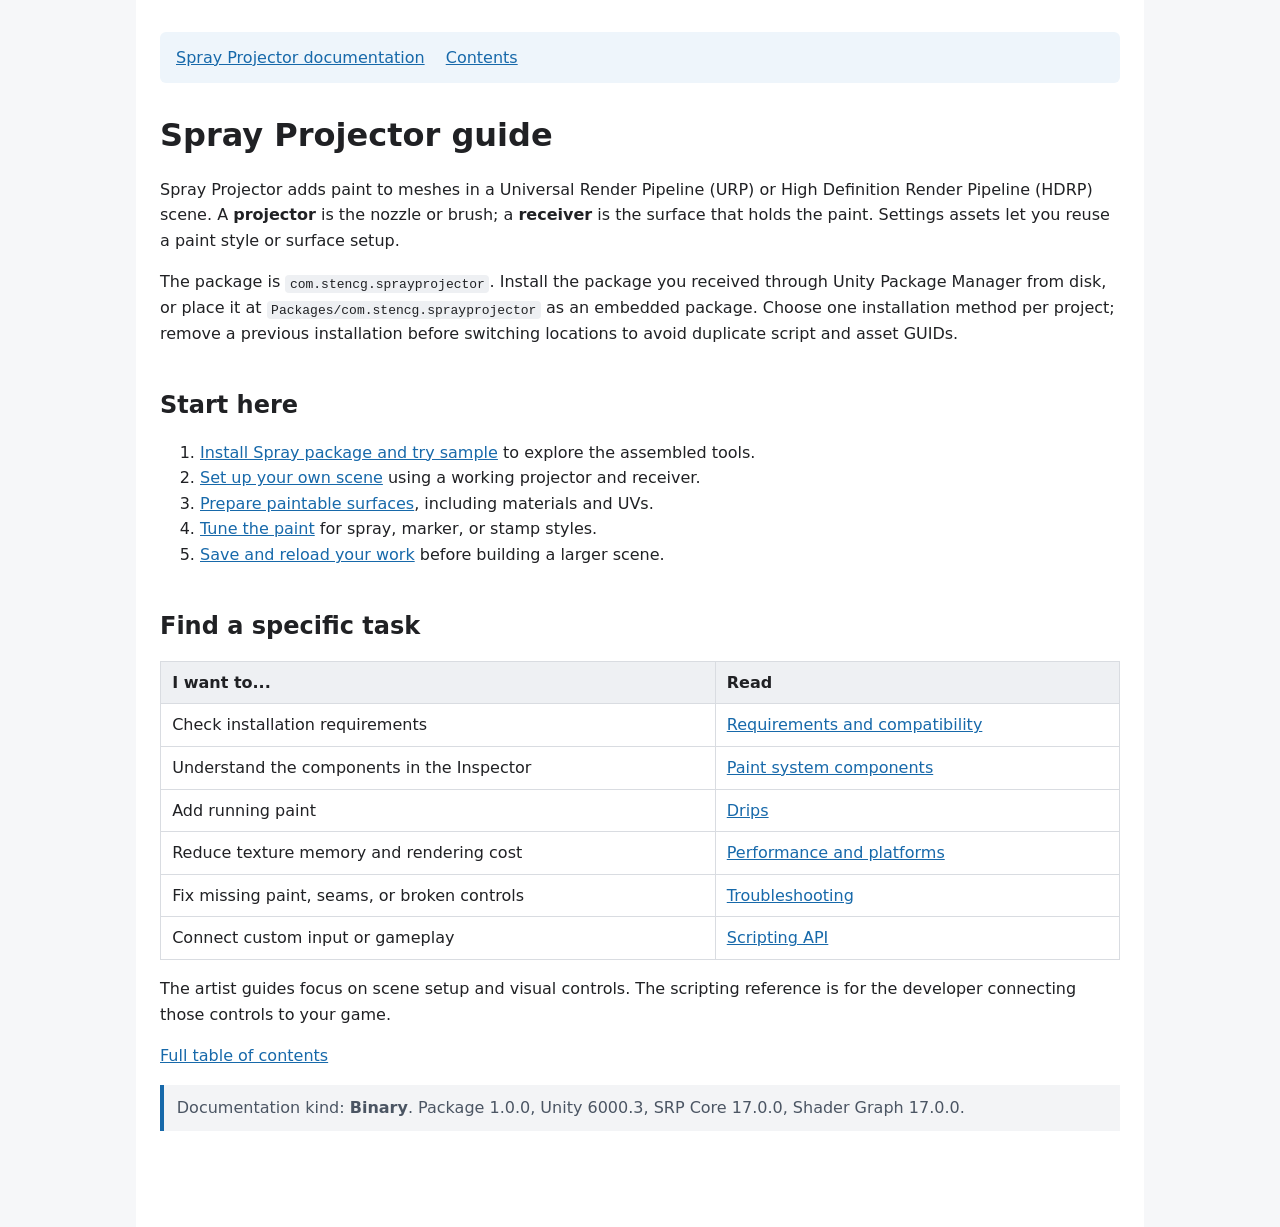
<file: index.html>
<!doctype html>
<html lang="en">
<head><meta charset="utf-8"><meta name="viewport" content="width=device-width, initial-scale=1"><title>Spray Projector guide - Spray Projector</title><link rel="stylesheet" href="documentation.css"></head><body><main><nav><a href="index.html">Spray Projector documentation</a> <a href="TableOfContents.html">Contents</a></nav><h1>Spray Projector guide</h1>
<p>Spray Projector adds paint to meshes in a Universal Render Pipeline (URP) or High Definition Render Pipeline (HDRP) scene. A <strong>projector</strong> is the nozzle or brush; a <strong>receiver</strong> is the surface that holds the paint. Settings assets let you reuse a paint style or surface setup.</p>
<p>The package is <code>com.stencg.sprayprojector</code>. Install the package you received through Unity Package Manager from disk, or place it at <code>Packages/com.stencg.sprayprojector</code> as an embedded package. Choose one installation method per project; remove a previous installation before switching locations to avoid duplicate script and asset GUIDs.</p>
<h2>Start here</h2>
<ol><li><a href="sample-exploration.html">Install Spray package and try sample</a> to explore the assembled tools.</li><li><a href="getting-started.html">Set up your own scene</a> using a working projector and receiver.</li><li><a href="paintable-surfaces.html">Prepare paintable surfaces</a>, including materials and UVs.</li><li><a href="projectors-and-paint-settings.html">Tune the paint</a> for spray, marker, or stamp styles.</li><li><a href="saving-and-loading.html">Save and reload your work</a> before building a larger scene.</li></ol>
<h2>Find a specific task</h2>
<table><thead><tr><th>I want to...</th><th>Read</th></tr></thead><tbody>
<tr><td>Check installation requirements</td><td><a href="requirements-and-compatibility.html">Requirements and compatibility</a></td></tr>
<tr><td>Understand the components in the Inspector</td><td><a href="paint-system-components.html">Paint system components</a></td></tr>
<tr><td>Add running paint</td><td><a href="drips.html">Drips</a></td></tr>
<tr><td>Reduce texture memory and rendering cost</td><td><a href="performance-and-platforms.html">Performance and platforms</a></td></tr>
<tr><td>Fix missing paint, seams, or broken controls</td><td><a href="troubleshooting.html">Troubleshooting</a></td></tr>
<tr><td>Connect custom input or gameplay</td><td><a href="scripting-api.html">Scripting API</a></td></tr>
</tbody></table>
<p>The artist guides focus on scene setup and visual controls. The scripting reference is for the developer connecting those controls to your game.</p>
<p><a href="TableOfContents.html">Full table of contents</a></p>
<p class="documentation-metadata">Documentation kind: <strong>Binary</strong>. Package 1.0.0, Unity 6000.3, SRP Core 17.0.0, Shader Graph 17.0.0.</p></main></body></html>
</file>
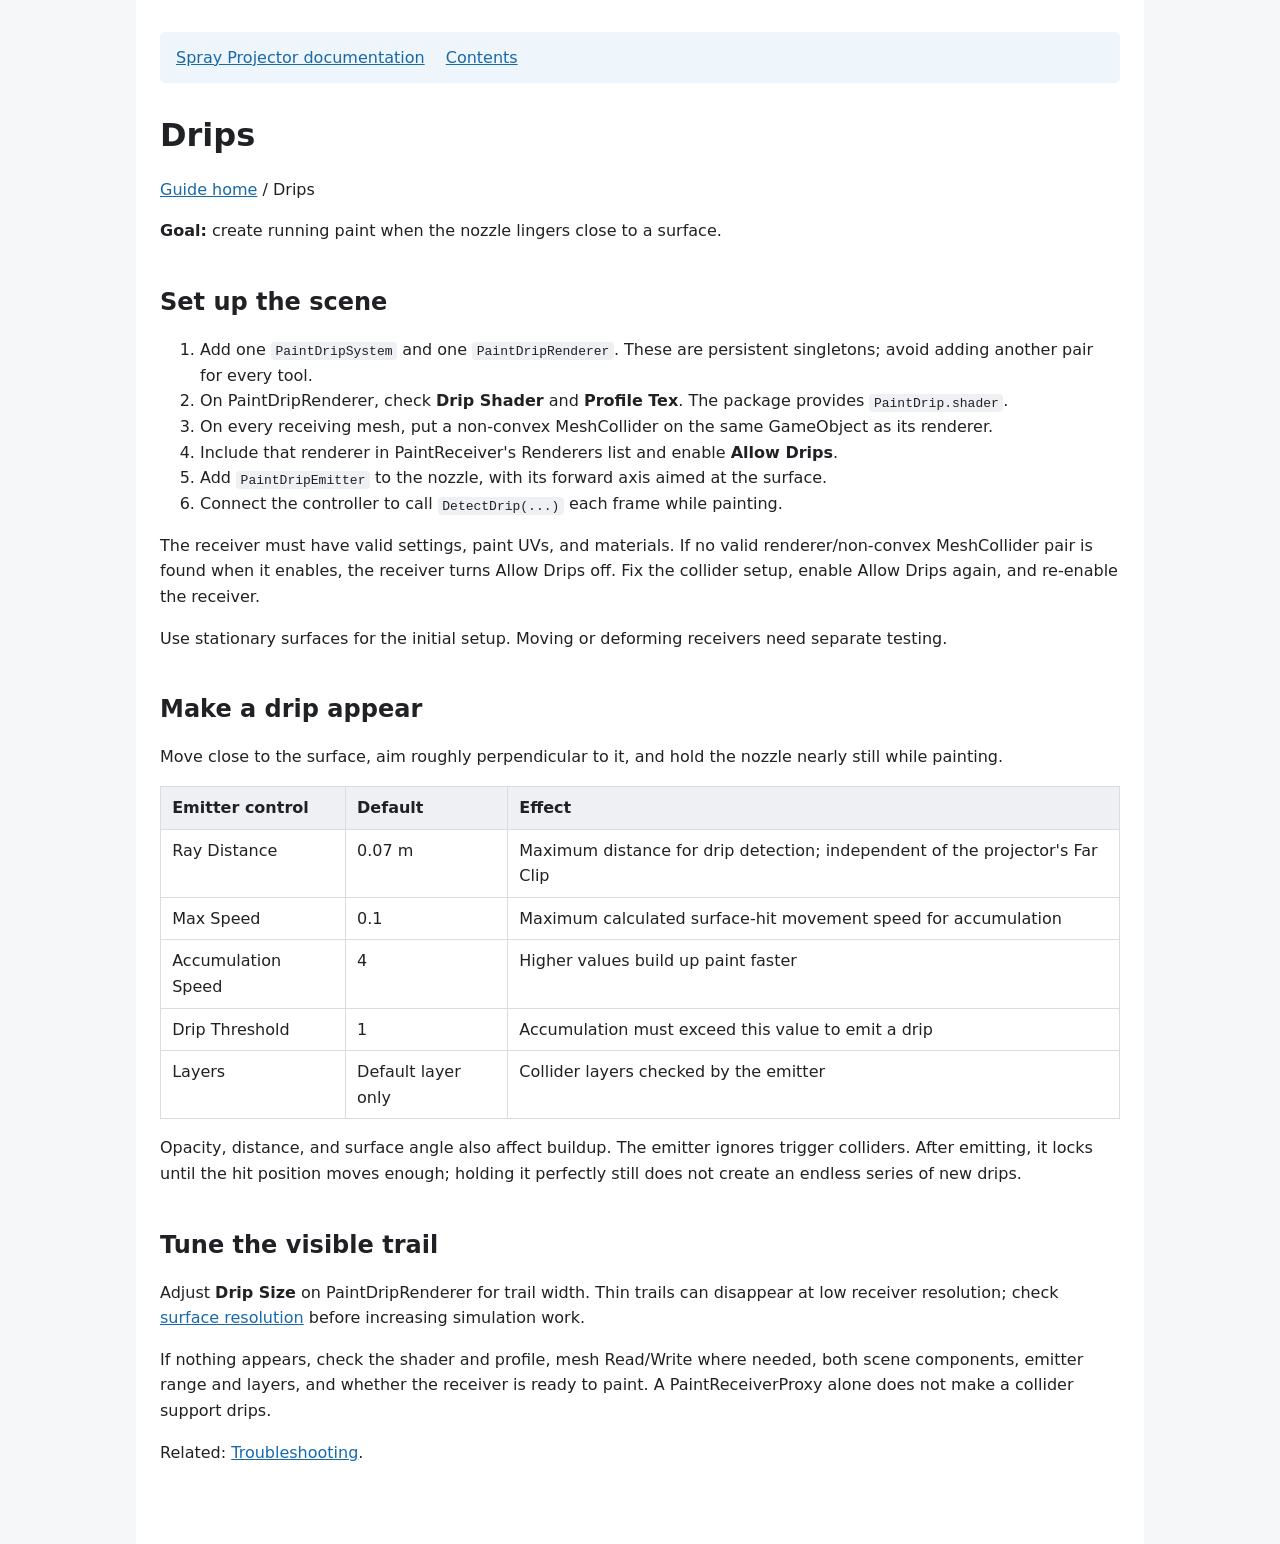
<file: drips.html>
<!doctype html>
<html lang="en">
<head><meta charset="utf-8"><meta name="viewport" content="width=device-width, initial-scale=1"><title>Drips - Spray Projector</title><link rel="stylesheet" href="documentation.css"></head><body><main><nav><a href="index.html">Spray Projector documentation</a> <a href="TableOfContents.html">Contents</a></nav><h1>Drips</h1>
<p><a href="index.html">Guide home</a> / Drips</p>
<p><strong>Goal:</strong> create running paint when the nozzle lingers close to a surface.</p>
<h2>Set up the scene</h2>
<ol><li>Add one <code>PaintDripSystem</code> and one <code>PaintDripRenderer</code>. These are persistent singletons; avoid adding another pair for every tool.</li><li>On PaintDripRenderer, check <strong>Drip Shader</strong> and <strong>Profile Tex</strong>. The package provides <code>PaintDrip.shader</code>.</li><li>On every receiving mesh, put a non-convex MeshCollider on the same GameObject as its renderer.</li><li>Include that renderer in PaintReceiver's Renderers list and enable <strong>Allow Drips</strong>.</li><li>Add <code>PaintDripEmitter</code> to the nozzle, with its forward axis aimed at the surface.</li><li>Connect the controller to call <code>DetectDrip(...)</code> each frame while painting.</li></ol>
<p>The receiver must have valid settings, paint UVs, and materials. If no valid renderer/non-convex MeshCollider pair is found when it enables, the receiver turns Allow Drips off. Fix the collider setup, enable Allow Drips again, and re-enable the receiver.</p>
<p>Use stationary surfaces for the initial setup. Moving or deforming receivers need separate testing.</p>
<h2>Make a drip appear</h2>
<p>Move close to the surface, aim roughly perpendicular to it, and hold the nozzle nearly still while painting.</p>
<table><thead><tr><th>Emitter control</th><th>Default</th><th>Effect</th></tr></thead><tbody>
<tr><td>Ray Distance</td><td>0.07 m</td><td>Maximum distance for drip detection; independent of the projector's Far Clip</td></tr>
<tr><td>Max Speed</td><td>0.1</td><td>Maximum calculated surface-hit movement speed for accumulation</td></tr>
<tr><td>Accumulation Speed</td><td>4</td><td>Higher values build up paint faster</td></tr>
<tr><td>Drip Threshold</td><td>1</td><td>Accumulation must exceed this value to emit a drip</td></tr>
<tr><td>Layers</td><td>Default layer only</td><td>Collider layers checked by the emitter</td></tr>
</tbody></table>
<p>Opacity, distance, and surface angle also affect buildup. The emitter ignores trigger colliders. After emitting, it locks until the hit position moves enough; holding it perfectly still does not create an endless series of new drips.</p>
<h2>Tune the visible trail</h2>
<p>Adjust <strong>Drip Size</strong> on PaintDripRenderer for trail width. Thin trails can disappear at low receiver resolution; check <a href="paintable-surfaces.html">surface resolution</a> before increasing simulation work.</p>
<p>If nothing appears, check the shader and profile, mesh Read/Write where needed, both scene components, emitter range and layers, and whether the receiver is ready to paint. A PaintReceiverProxy alone does not make a collider support drips.</p>
<p>Related: <a href="troubleshooting.html">Troubleshooting</a>.</p></main></body></html>
</file>
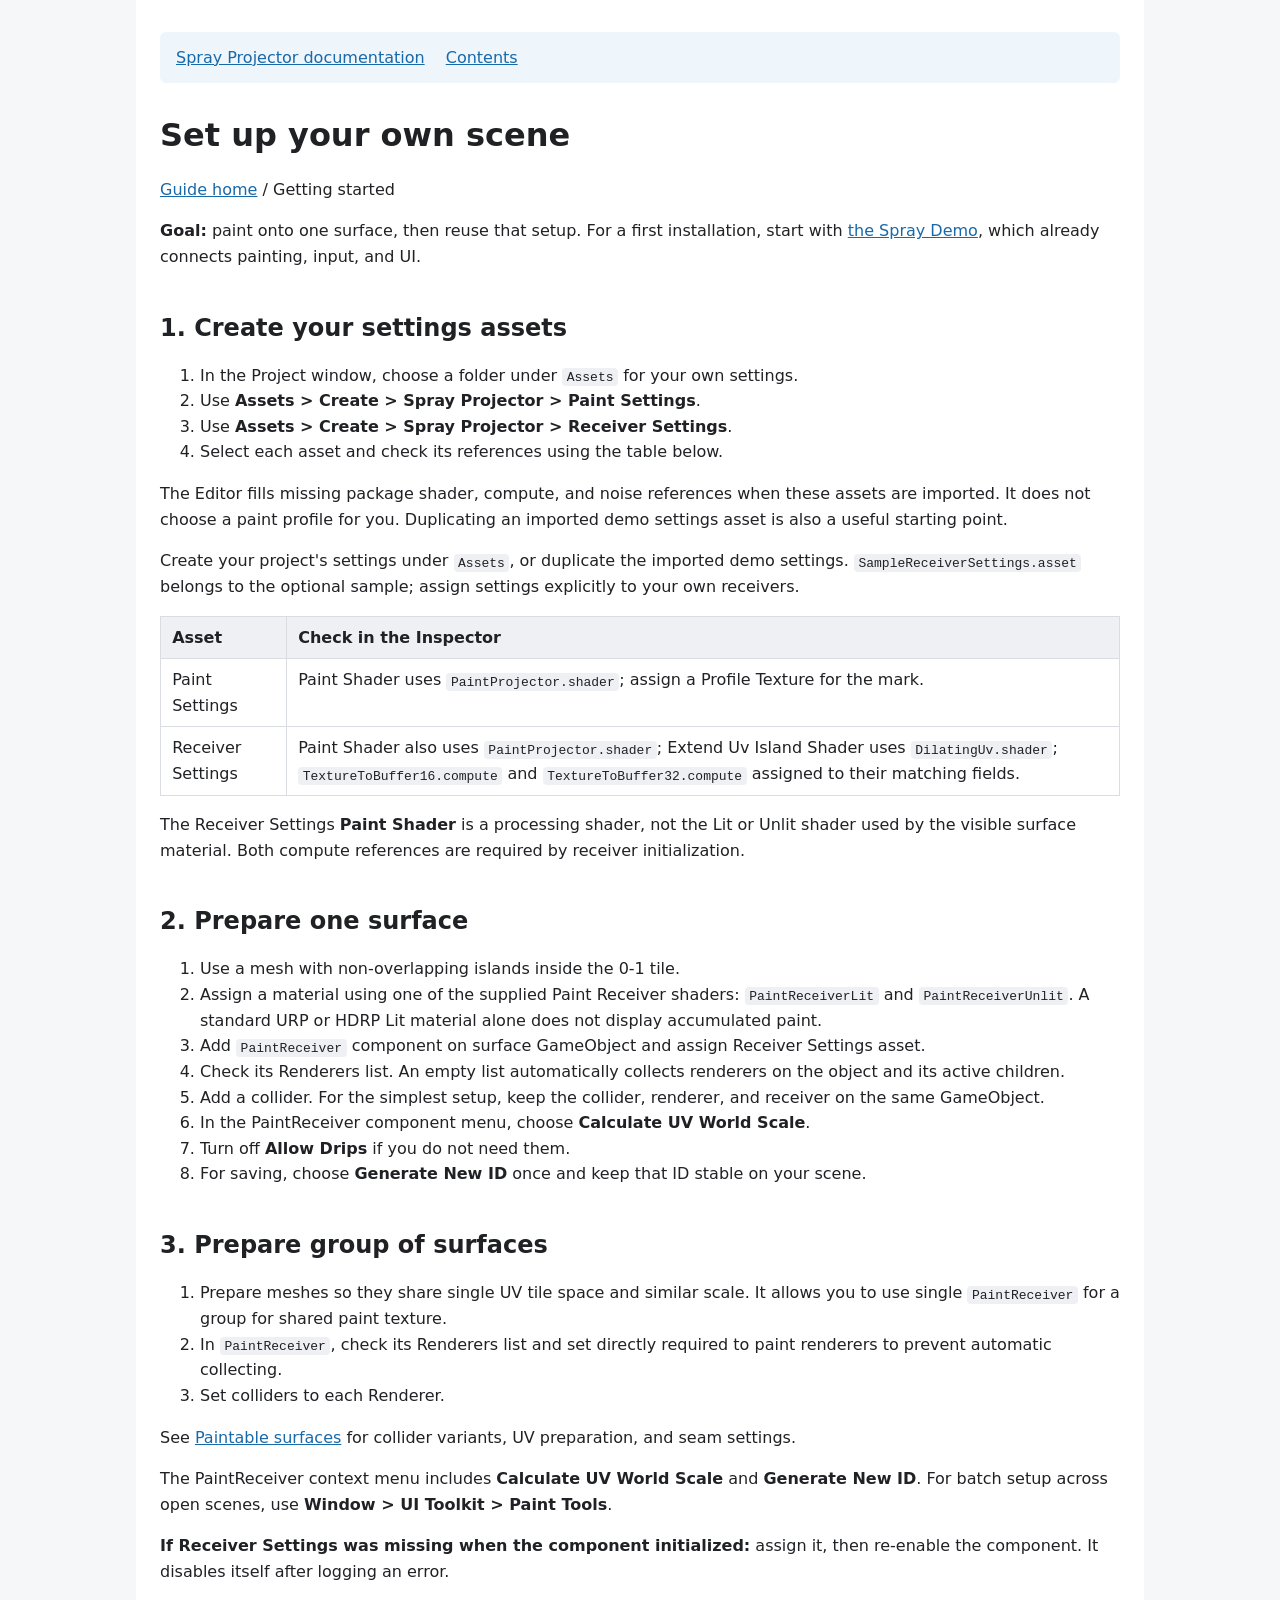
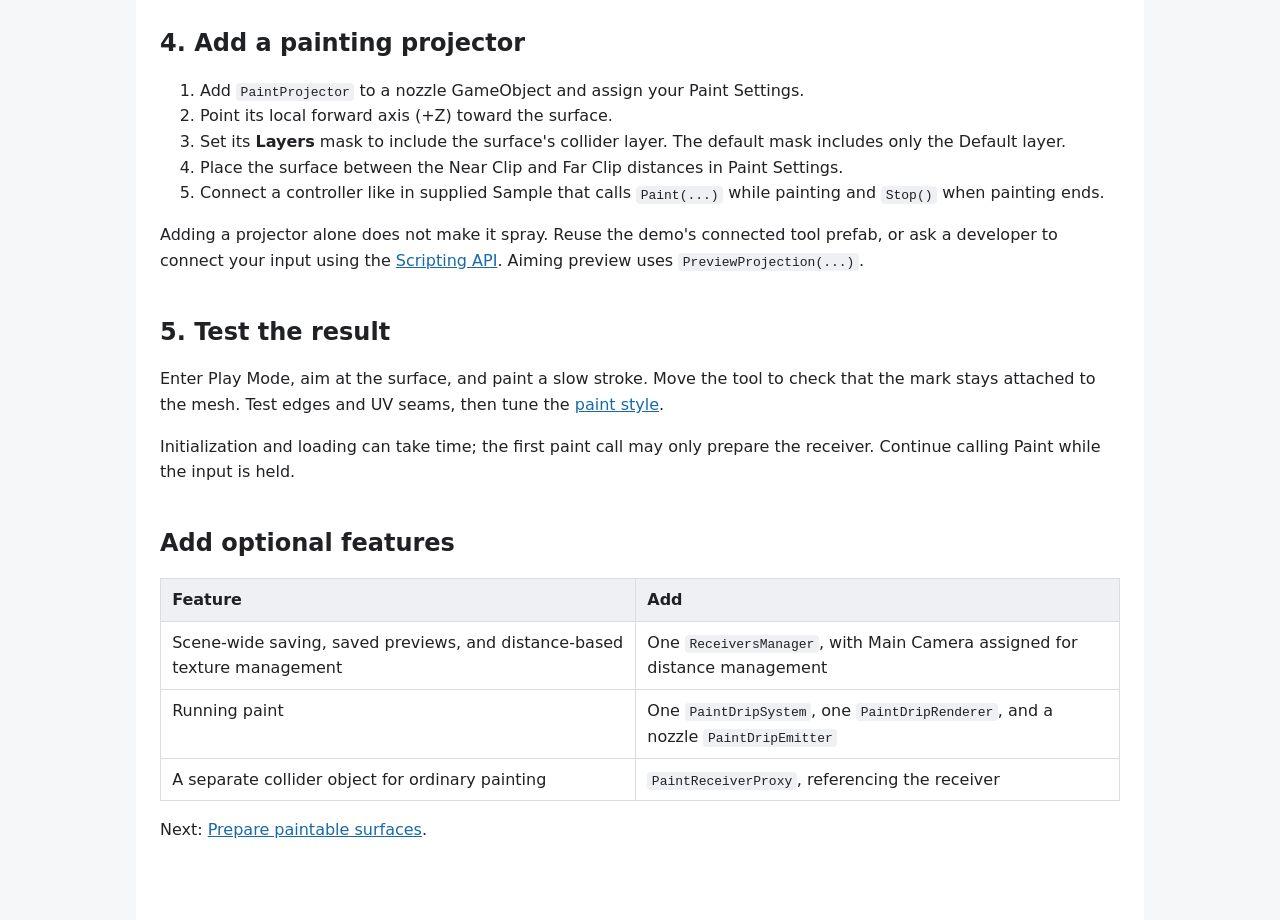
<file: getting-started.html>
<!doctype html>
<html lang="en">
<head><meta charset="utf-8"><meta name="viewport" content="width=device-width, initial-scale=1"><title>Set up your own scene - Spray Projector</title><link rel="stylesheet" href="documentation.css"></head><body><main><nav><a href="index.html">Spray Projector documentation</a> <a href="TableOfContents.html">Contents</a></nav><h1>Set up your own scene</h1>
<p><a href="index.html">Guide home</a> / Getting started</p>
<p><strong>Goal:</strong> paint onto one surface, then reuse that setup. For a first installation, start with <a href="sample-exploration.html">the Spray Demo</a>, which already connects painting, input, and UI.</p>
<h2>1. Create your settings assets</h2>
<ol><li>In the Project window, choose a folder under <code>Assets</code> for your own settings.</li><li>Use <strong>Assets &gt; Create &gt; Spray Projector &gt; Paint Settings</strong>.</li><li>Use <strong>Assets &gt; Create &gt; Spray Projector &gt; Receiver Settings</strong>.</li><li>Select each asset and check its references using the table below.</li></ol>
<p>The Editor fills missing package shader, compute, and noise references when these assets are imported. It does not choose a paint profile for you. Duplicating an imported demo settings asset is also a useful starting point.</p>
<p>Create your project's settings under <code>Assets</code>, or duplicate the imported demo settings. <code>SampleReceiverSettings.asset</code> belongs to the optional sample; assign settings explicitly to your own receivers.</p>
<table><thead><tr><th>Asset</th><th>Check in the Inspector</th></tr></thead><tbody>
<tr><td>Paint Settings</td><td>Paint Shader uses <code>PaintProjector.shader</code>; assign a Profile Texture for the mark.</td></tr>
<tr><td>Receiver Settings</td><td>Paint Shader also uses <code>PaintProjector.shader</code>; Extend Uv Island Shader uses <code>DilatingUv.shader</code>; <code>TextureToBuffer16.compute</code> and <code>TextureToBuffer32.compute</code> assigned to their matching fields.</td></tr>
</tbody></table>
<p>The Receiver Settings <strong>Paint Shader</strong> is a processing shader, not the Lit or Unlit shader used by the visible surface material. Both compute references are required by receiver initialization.</p>
<h2>2. Prepare one surface</h2>
<ol><li>Use a mesh with non-overlapping islands inside the 0-1 tile.</li><li>Assign a material using one of the supplied Paint Receiver shaders: <code>PaintReceiverLit</code> and <code>PaintReceiverUnlit</code>. A standard URP or HDRP Lit material alone does not display accumulated paint.</li><li>Add <code>PaintReceiver</code> component on surface GameObject and assign Receiver Settings asset.</li><li>Check its Renderers list. An empty list automatically collects renderers on the object and its active children.</li><li>Add a collider. For the simplest setup, keep the collider, renderer, and receiver on the same GameObject.</li><li>In the PaintReceiver component menu, choose <strong>Calculate UV World Scale</strong>.</li><li>Turn off <strong>Allow Drips</strong> if you do not need them.</li><li>For saving, choose <strong>Generate New ID</strong> once and keep that ID stable on your scene.</li></ol>
<h2>3. Prepare group of surfaces</h2>
<ol><li>Prepare meshes so they share single UV tile space and similar scale. It allows you to use single <code>PaintReceiver</code> for a group for shared paint texture.</li><li>In <code>PaintReceiver</code>, check its Renderers list and set directly required to paint renderers to prevent automatic collecting.</li><li>Set colliders to each Renderer.</li></ol>
<p>See <a href="paintable-surfaces.html">Paintable surfaces</a> for collider variants, UV preparation, and seam settings.</p>
<p>The PaintReceiver context menu includes <strong>Calculate UV World Scale</strong> and <strong>Generate New ID</strong>. For batch setup across open scenes, use <strong>Window &gt; UI Toolkit &gt; Paint Tools</strong>.</p>
<p><strong>If Receiver Settings was missing when the component initialized:</strong> assign it, then re-enable the component. It disables itself after logging an error.</p>
<h2>4. Add a painting projector</h2>
<ol><li>Add <code>PaintProjector</code> to a nozzle GameObject and assign your Paint Settings.</li><li>Point its local forward axis (+Z) toward the surface.</li><li>Set its <strong>Layers</strong> mask to include the surface's collider layer. The default mask includes only the Default layer.</li><li>Place the surface between the Near Clip and Far Clip distances in Paint Settings.</li><li>Connect a controller like in supplied Sample that calls <code>Paint(...)</code> while painting and <code>Stop()</code> when painting ends.</li></ol>
<p>Adding a projector alone does not make it spray. Reuse the demo's connected tool prefab, or ask a developer to connect your input using the <a href="scripting-api.html">Scripting API</a>. Aiming preview uses <code>PreviewProjection(...)</code>.</p>
<h2>5. Test the result</h2>
<p>Enter Play Mode, aim at the surface, and paint a slow stroke. Move the tool to check that the mark stays attached to the mesh. Test edges and UV seams, then tune the <a href="projectors-and-paint-settings.html">paint style</a>.</p>
<p>Initialization and loading can take time; the first paint call may only prepare the receiver. Continue calling Paint while the input is held.</p>
<h2>Add optional features</h2>
<table><thead><tr><th>Feature</th><th>Add</th></tr></thead><tbody>
<tr><td>Scene-wide saving, saved previews, and distance-based texture management</td><td>One <code>ReceiversManager</code>, with Main Camera assigned for distance management</td></tr>
<tr><td>Running paint</td><td>One <code>PaintDripSystem</code>, one <code>PaintDripRenderer</code>, and a nozzle <code>PaintDripEmitter</code></td></tr>
<tr><td>A separate collider object for ordinary painting</td><td><code>PaintReceiverProxy</code>, referencing the receiver</td></tr>
</tbody></table>
<p>Next: <a href="paintable-surfaces.html">Prepare paintable surfaces</a>.</p></main></body></html>
</file>
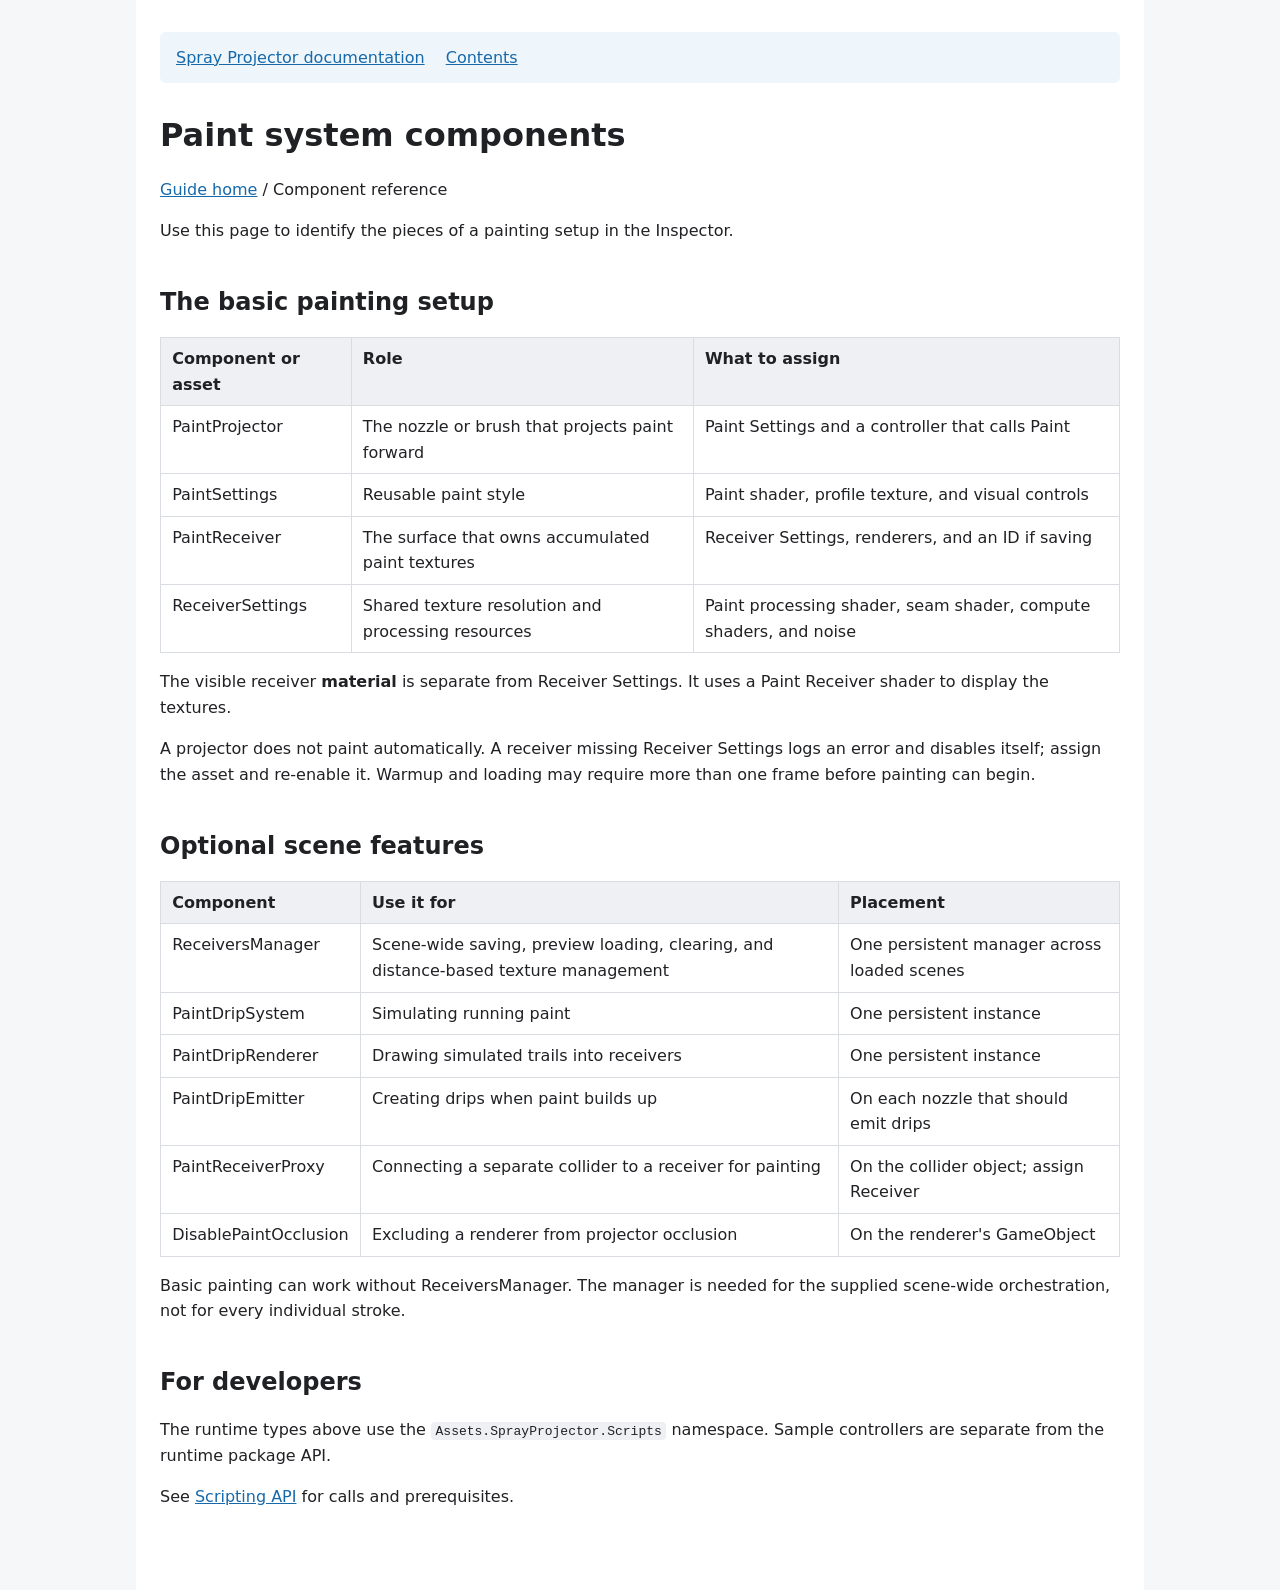
<file: paint-system-components.html>
<!doctype html>
<html lang="en">
<head><meta charset="utf-8"><meta name="viewport" content="width=device-width, initial-scale=1"><title>Paint system components - Spray Projector</title><link rel="stylesheet" href="documentation.css"></head><body><main><nav><a href="index.html">Spray Projector documentation</a> <a href="TableOfContents.html">Contents</a></nav><h1>Paint system components</h1>
<p><a href="index.html">Guide home</a> / Component reference</p>
<p>Use this page to identify the pieces of a painting setup in the Inspector.</p>
<h2>The basic painting setup</h2>
<table><thead><tr><th>Component or asset</th><th>Role</th><th>What to assign</th></tr></thead><tbody>
<tr><td>PaintProjector</td><td>The nozzle or brush that projects paint forward</td><td>Paint Settings and a controller that calls Paint</td></tr>
<tr><td>PaintSettings</td><td>Reusable paint style</td><td>Paint shader, profile texture, and visual controls</td></tr>
<tr><td>PaintReceiver</td><td>The surface that owns accumulated paint textures</td><td>Receiver Settings, renderers, and an ID if saving</td></tr>
<tr><td>ReceiverSettings</td><td>Shared texture resolution and processing resources</td><td>Paint processing shader, seam shader, compute shaders, and noise</td></tr>
</tbody></table>
<p>The visible receiver <strong>material</strong> is separate from Receiver Settings. It uses a Paint Receiver shader to display the textures.</p>
<p>A projector does not paint automatically. A receiver missing Receiver Settings logs an error and disables itself; assign the asset and re-enable it. Warmup and loading may require more than one frame before painting can begin.</p>
<h2>Optional scene features</h2>
<table><thead><tr><th>Component</th><th>Use it for</th><th>Placement</th></tr></thead><tbody>
<tr><td>ReceiversManager</td><td>Scene-wide saving, preview loading, clearing, and distance-based texture management</td><td>One persistent manager across loaded scenes</td></tr>
<tr><td>PaintDripSystem</td><td>Simulating running paint</td><td>One persistent instance</td></tr>
<tr><td>PaintDripRenderer</td><td>Drawing simulated trails into receivers</td><td>One persistent instance</td></tr>
<tr><td>PaintDripEmitter</td><td>Creating drips when paint builds up</td><td>On each nozzle that should emit drips</td></tr>
<tr><td>PaintReceiverProxy</td><td>Connecting a separate collider to a receiver for painting</td><td>On the collider object; assign Receiver</td></tr>
<tr><td>DisablePaintOcclusion</td><td>Excluding a renderer from projector occlusion</td><td>On the renderer's GameObject</td></tr>
</tbody></table>
<p>Basic painting can work without ReceiversManager. The manager is needed for the supplied scene-wide orchestration, not for every individual stroke.</p>
<h2>For developers</h2>
<p>The runtime types above use the <code>Assets.SprayProjector.Scripts</code> namespace. Sample controllers are separate from the runtime package API.</p>
<p>See <a href="scripting-api.html">Scripting API</a> for calls and prerequisites.</p></main></body></html>
</file>
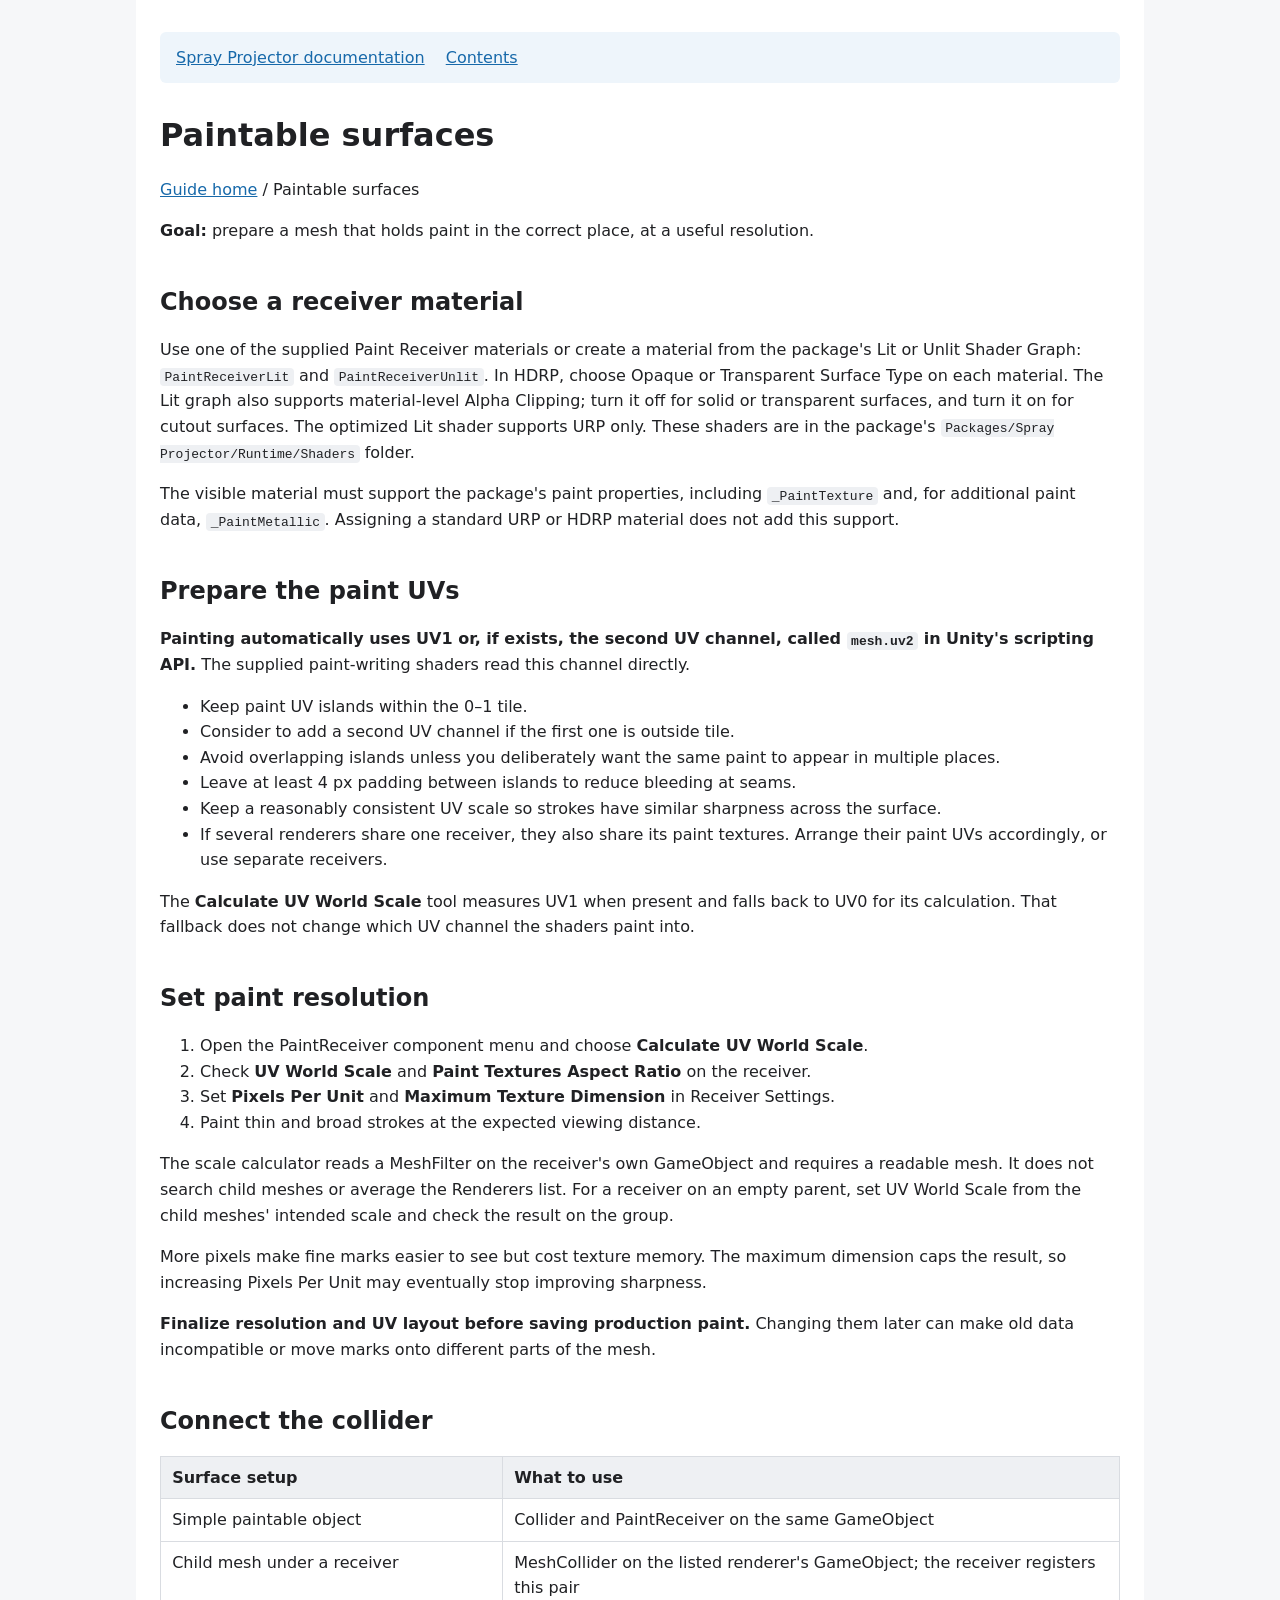
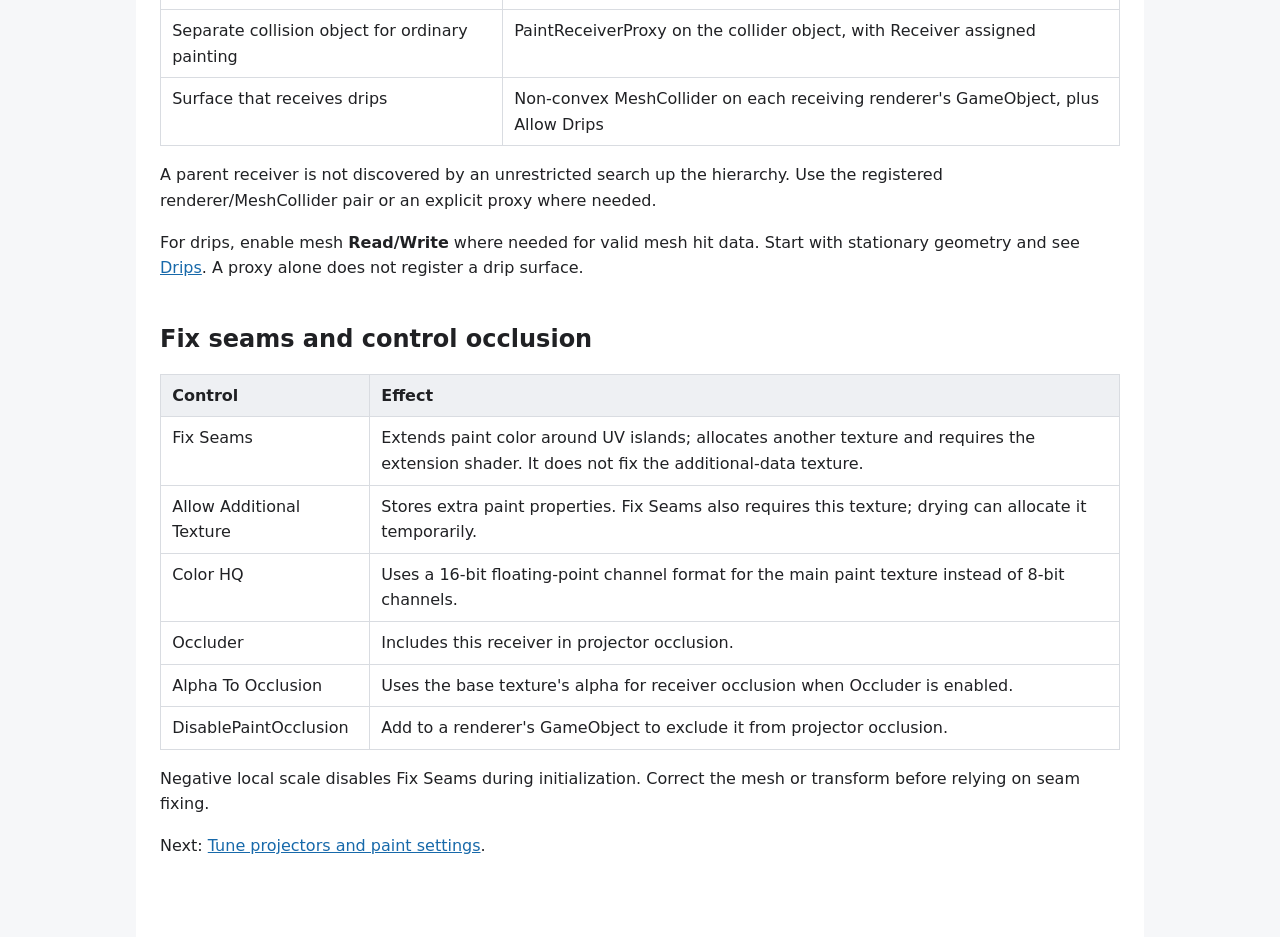
<file: paintable-surfaces.html>
<!doctype html>
<html lang="en">
<head><meta charset="utf-8"><meta name="viewport" content="width=device-width, initial-scale=1"><title>Paintable surfaces - Spray Projector</title><link rel="stylesheet" href="documentation.css"></head><body><main><nav><a href="index.html">Spray Projector documentation</a> <a href="TableOfContents.html">Contents</a></nav><h1>Paintable surfaces</h1>
<p><a href="index.html">Guide home</a> / Paintable surfaces</p>
<p><strong>Goal:</strong> prepare a mesh that holds paint in the correct place, at a useful resolution.</p>
<h2>Choose a receiver material</h2>
<p>Use one of the supplied Paint Receiver materials or create a material from the package's Lit or Unlit Shader Graph: <code>PaintReceiverLit</code> and <code>PaintReceiverUnlit</code>. In HDRP, choose Opaque or Transparent Surface Type on each material. The Lit graph also supports material-level Alpha Clipping; turn it off for solid or transparent surfaces, and turn it on for cutout surfaces. The optimized Lit shader supports URP only. These shaders are in the package's <code>Packages/Spray Projector/Runtime/Shaders</code> folder.</p>
<p>The visible material must support the package's paint properties, including <code>_PaintTexture</code> and, for additional paint data, <code>_PaintMetallic</code>. Assigning a standard URP or HDRP material does not add this support.</p>
<h2>Prepare the paint UVs</h2>
<p><strong>Painting automatically uses UV1 or, if exists, the second UV channel, called <code>mesh.uv2</code> in Unity's scripting API.</strong> The supplied paint-writing shaders read this channel directly.</p>
<ul><li>Keep paint UV islands within the 0–1 tile.</li><li>Consider to add a second UV channel if the first one is outside tile.</li><li>Avoid overlapping islands unless you deliberately want the same paint to appear in multiple places.</li><li>Leave at least 4 px padding between islands to reduce bleeding at seams.</li><li>Keep a reasonably consistent UV scale so strokes have similar sharpness across the surface.</li><li>If several renderers share one receiver, they also share its paint textures. Arrange their paint UVs accordingly, or use separate receivers.</li></ul>
<p>The <strong>Calculate UV World Scale</strong> tool measures UV1 when present and falls back to UV0 for its calculation. That fallback does not change which UV channel the shaders paint into.</p>
<h2>Set paint resolution</h2>
<ol><li>Open the PaintReceiver component menu and choose <strong>Calculate UV World Scale</strong>.</li><li>Check <strong>UV World Scale</strong> and <strong>Paint Textures Aspect Ratio</strong> on the receiver.</li><li>Set <strong>Pixels Per Unit</strong> and <strong>Maximum Texture Dimension</strong> in Receiver Settings.</li><li>Paint thin and broad strokes at the expected viewing distance.</li></ol>
<p>The scale calculator reads a MeshFilter on the receiver's own GameObject and requires a readable mesh. It does not search child meshes or average the Renderers list. For a receiver on an empty parent, set UV World Scale from the child meshes' intended scale and check the result on the group.</p>
<p>More pixels make fine marks easier to see but cost texture memory. The maximum dimension caps the result, so increasing Pixels Per Unit may eventually stop improving sharpness.</p>
<p><strong>Finalize resolution and UV layout before saving production paint.</strong> Changing them later can make old data incompatible or move marks onto different parts of the mesh.</p>
<h2>Connect the collider</h2>
<table><thead><tr><th>Surface setup</th><th>What to use</th></tr></thead><tbody>
<tr><td>Simple paintable object</td><td>Collider and PaintReceiver on the same GameObject</td></tr>
<tr><td>Child mesh under a receiver</td><td>MeshCollider on the listed renderer's GameObject; the receiver registers this pair</td></tr>
<tr><td>Separate collision object for ordinary painting</td><td>PaintReceiverProxy on the collider object, with Receiver assigned</td></tr>
<tr><td>Surface that receives drips</td><td>Non-convex MeshCollider on each receiving renderer's GameObject, plus Allow Drips</td></tr>
</tbody></table>
<p>A parent receiver is not discovered by an unrestricted search up the hierarchy. Use the registered renderer/MeshCollider pair or an explicit proxy where needed.</p>
<p>For drips, enable mesh <strong>Read/Write</strong> where needed for valid mesh hit data. Start with stationary geometry and see <a href="drips.html">Drips</a>. A proxy alone does not register a drip surface.</p>
<h2>Fix seams and control occlusion</h2>
<table><thead><tr><th>Control</th><th>Effect</th></tr></thead><tbody>
<tr><td>Fix Seams</td><td>Extends paint color around UV islands; allocates another texture and requires the extension shader. It does not fix the additional-data texture.</td></tr>
<tr><td>Allow Additional Texture</td><td>Stores extra paint properties. Fix Seams also requires this texture; drying can allocate it temporarily.</td></tr>
<tr><td>Color HQ</td><td>Uses a 16-bit floating-point channel format for the main paint texture instead of 8-bit channels.</td></tr>
<tr><td>Occluder</td><td>Includes this receiver in projector occlusion.</td></tr>
<tr><td>Alpha To Occlusion</td><td>Uses the base texture's alpha for receiver occlusion when Occluder is enabled.</td></tr>
<tr><td>DisablePaintOcclusion</td><td>Add to a renderer's GameObject to exclude it from projector occlusion.</td></tr>
</tbody></table>
<p>Negative local scale disables Fix Seams during initialization. Correct the mesh or transform before relying on seam fixing.</p>
<p>Next: <a href="projectors-and-paint-settings.html">Tune projectors and paint settings</a>.</p></main></body></html>
</file>
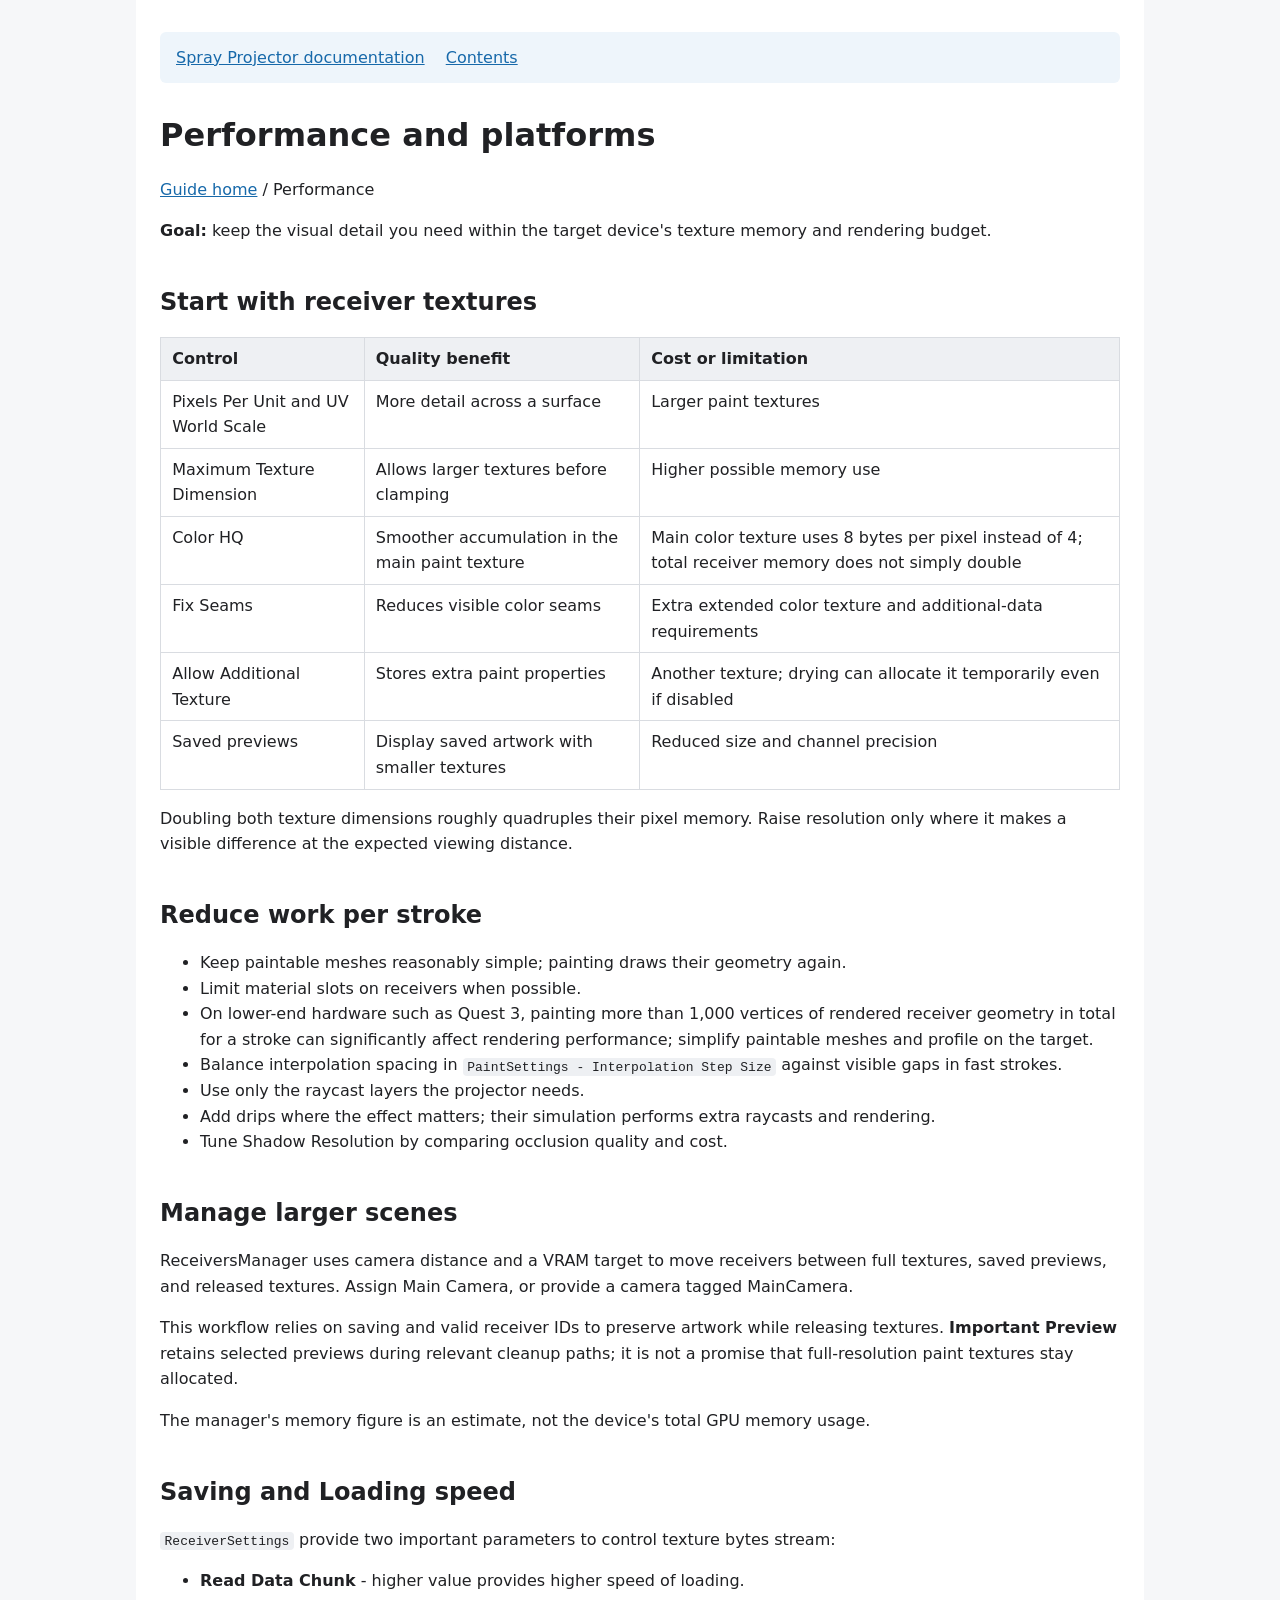
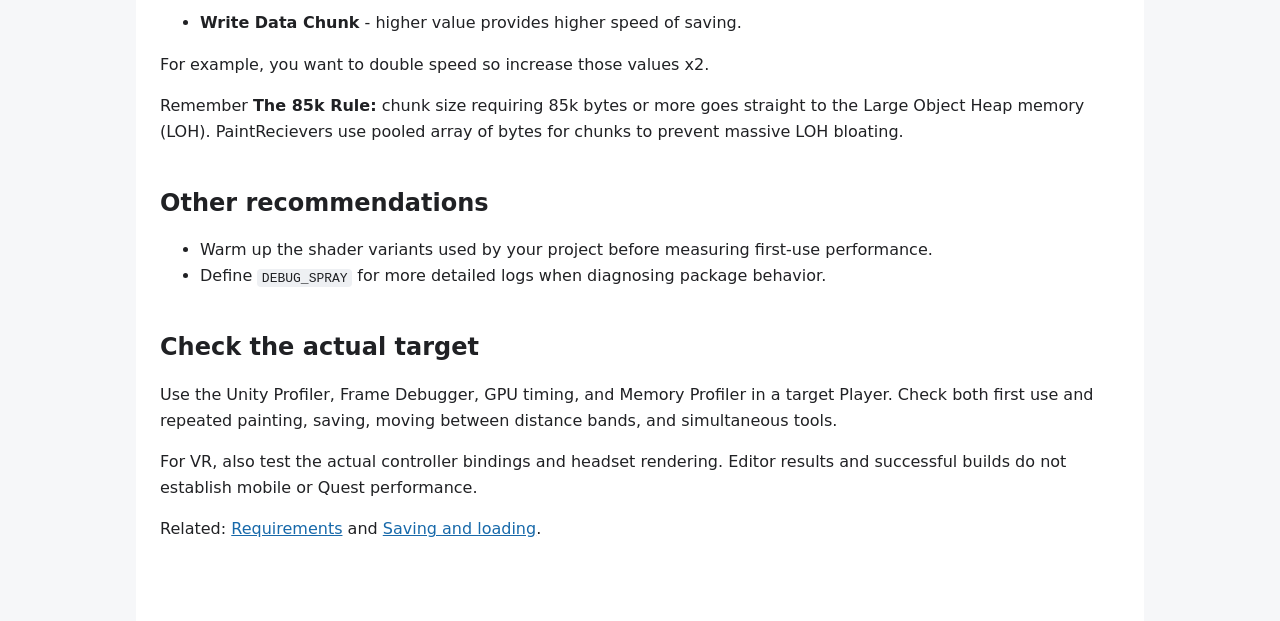
<file: performance-and-platforms.html>
<!doctype html>
<html lang="en">
<head><meta charset="utf-8"><meta name="viewport" content="width=device-width, initial-scale=1"><title>Performance and platforms - Spray Projector</title><link rel="stylesheet" href="documentation.css"></head><body><main><nav><a href="index.html">Spray Projector documentation</a> <a href="TableOfContents.html">Contents</a></nav><h1>Performance and platforms</h1>
<p><a href="index.html">Guide home</a> / Performance</p>
<p><strong>Goal:</strong> keep the visual detail you need within the target device's texture memory and rendering budget.</p>
<h2>Start with receiver textures</h2>
<table><thead><tr><th>Control</th><th>Quality benefit</th><th>Cost or limitation</th></tr></thead><tbody>
<tr><td>Pixels Per Unit and UV World Scale</td><td>More detail across a surface</td><td>Larger paint textures</td></tr>
<tr><td>Maximum Texture Dimension</td><td>Allows larger textures before clamping</td><td>Higher possible memory use</td></tr>
<tr><td>Color HQ</td><td>Smoother accumulation in the main paint texture</td><td>Main color texture uses 8 bytes per pixel instead of 4; total receiver memory does not simply double</td></tr>
<tr><td>Fix Seams</td><td>Reduces visible color seams</td><td>Extra extended color texture and additional-data requirements</td></tr>
<tr><td>Allow Additional Texture</td><td>Stores extra paint properties</td><td>Another texture; drying can allocate it temporarily even if disabled</td></tr>
<tr><td>Saved previews</td><td>Display saved artwork with smaller textures</td><td>Reduced size and channel precision</td></tr>
</tbody></table>
<p>Doubling both texture dimensions roughly quadruples their pixel memory. Raise resolution only where it makes a visible difference at the expected viewing distance.</p>
<h2>Reduce work per stroke</h2>
<ul><li>Keep paintable meshes reasonably simple; painting draws their geometry again.</li><li>Limit material slots on receivers when possible.</li><li>On lower-end hardware such as Quest 3, painting more than 1,000 vertices of rendered receiver geometry in total for a stroke can significantly affect rendering performance; simplify paintable meshes and profile on the target.</li><li>Balance interpolation spacing in <code>PaintSettings - Interpolation Step Size</code> against visible gaps in fast strokes.</li><li>Use only the raycast layers the projector needs.</li><li>Add drips where the effect matters; their simulation performs extra raycasts and rendering.</li><li>Tune Shadow Resolution by comparing occlusion quality and cost.</li></ul>
<h2>Manage larger scenes</h2>
<p>ReceiversManager uses camera distance and a VRAM target to move receivers between full textures, saved previews, and released textures. Assign Main Camera, or provide a camera tagged MainCamera.</p>
<p>This workflow relies on saving and valid receiver IDs to preserve artwork while releasing textures. <strong>Important Preview</strong> retains selected previews during relevant cleanup paths; it is not a promise that full-resolution paint textures stay allocated.</p>
<p>The manager's memory figure is an estimate, not the device's total GPU memory usage.</p>
<h2>Saving and Loading speed</h2>
<p><code>ReceiverSettings</code> provide two important parameters to control texture bytes stream:</p>
<ul><li><strong>Read Data Chunk</strong> - higher value provides higher speed of loading.</li></ul>
<ul><li><strong>Write Data Chunk</strong> - higher value provides higher speed of saving.</li></ul>
<p>For example, you want to double speed so increase those values x2.</p>
<p>Remember <strong>The 85k Rule:</strong> chunk size requiring 85k bytes or more goes straight to the Large Object Heap memory (LOH). PaintRecievers use pooled array of bytes for chunks to prevent massive LOH bloating.</p>
<h2>Other recommendations</h2>
<ul><li>Warm up the shader variants used by your project before measuring first-use performance.</li><li>Define <code>DEBUG_SPRAY</code> for more detailed logs when diagnosing package behavior.</li></ul>
<h2>Check the actual target</h2>
<p>Use the Unity Profiler, Frame Debugger, GPU timing, and Memory Profiler in a target Player. Check both first use and repeated painting, saving, moving between distance bands, and simultaneous tools.</p>
<p>For VR, also test the actual controller bindings and headset rendering. Editor results and successful builds do not establish mobile or Quest performance.</p>
<p>Related: <a href="requirements-and-compatibility.html">Requirements</a> and <a href="saving-and-loading.html">Saving and loading</a>.</p></main></body></html>
</file>
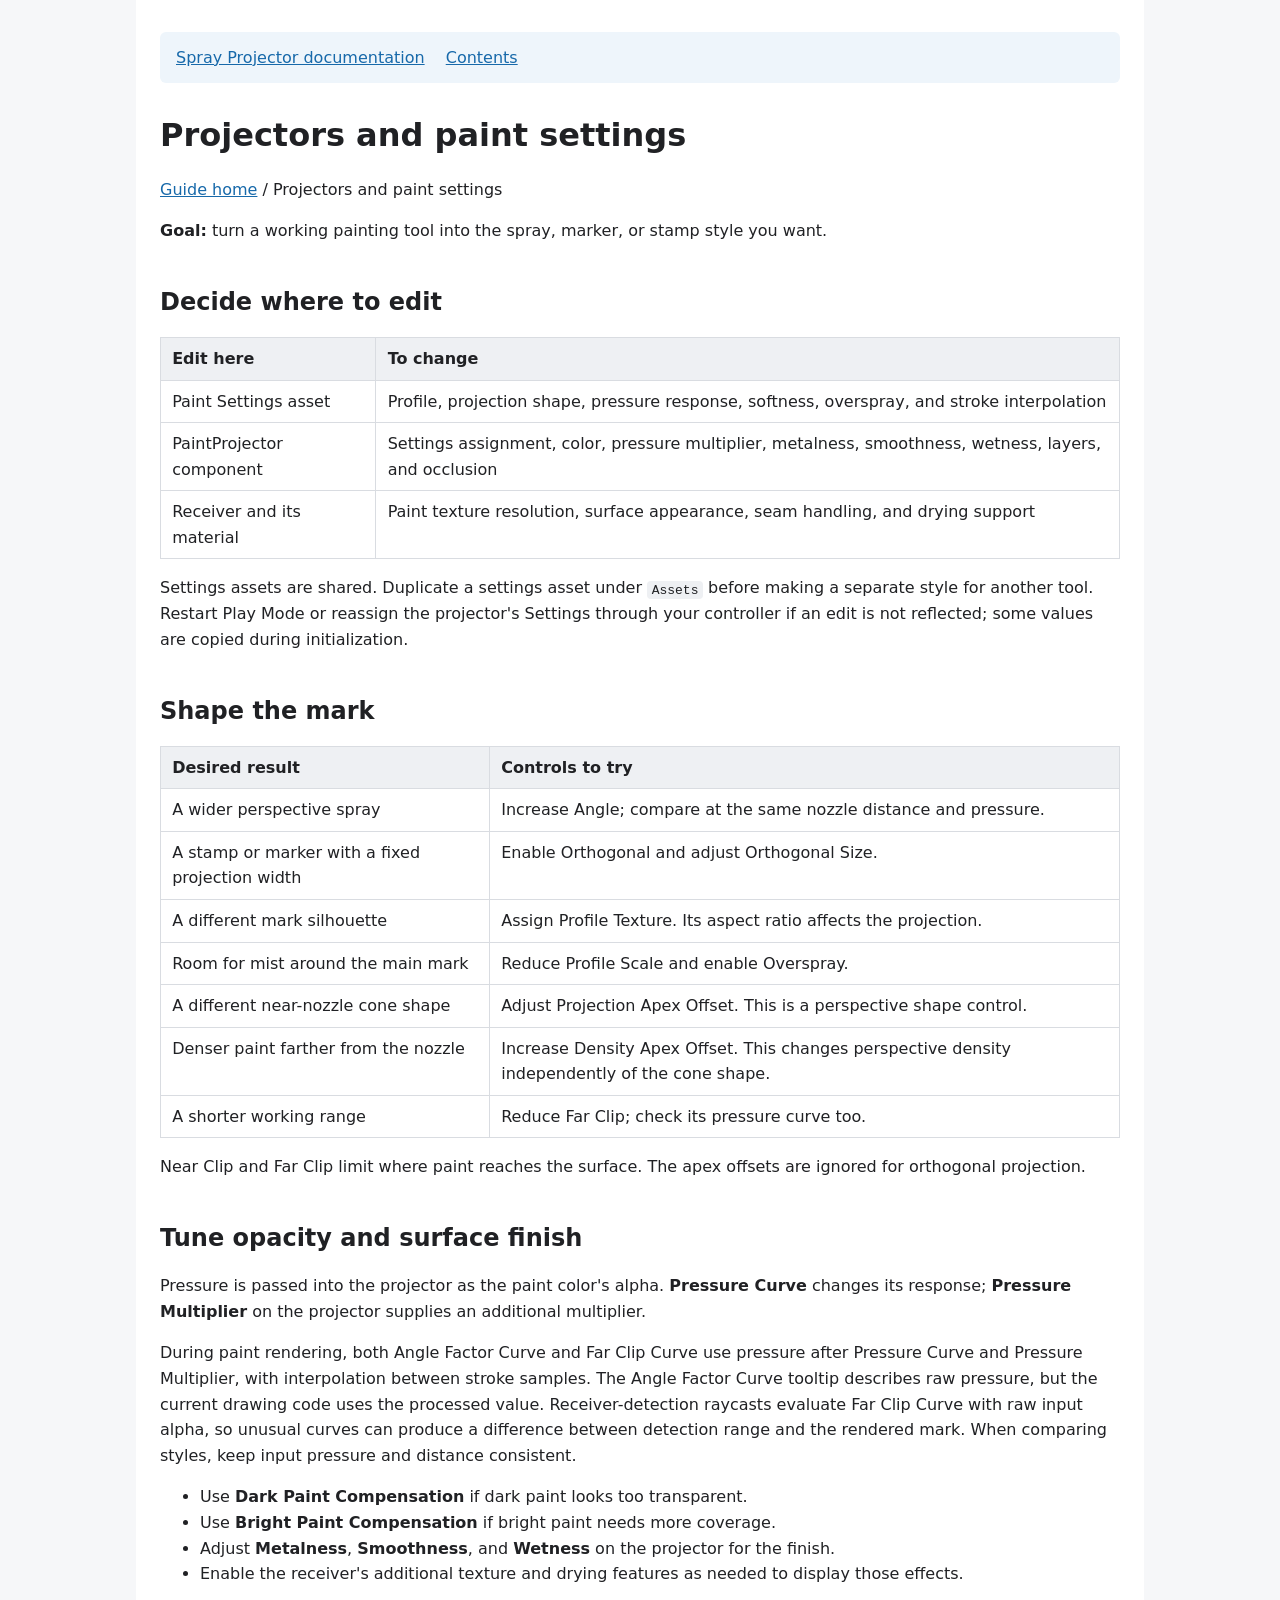
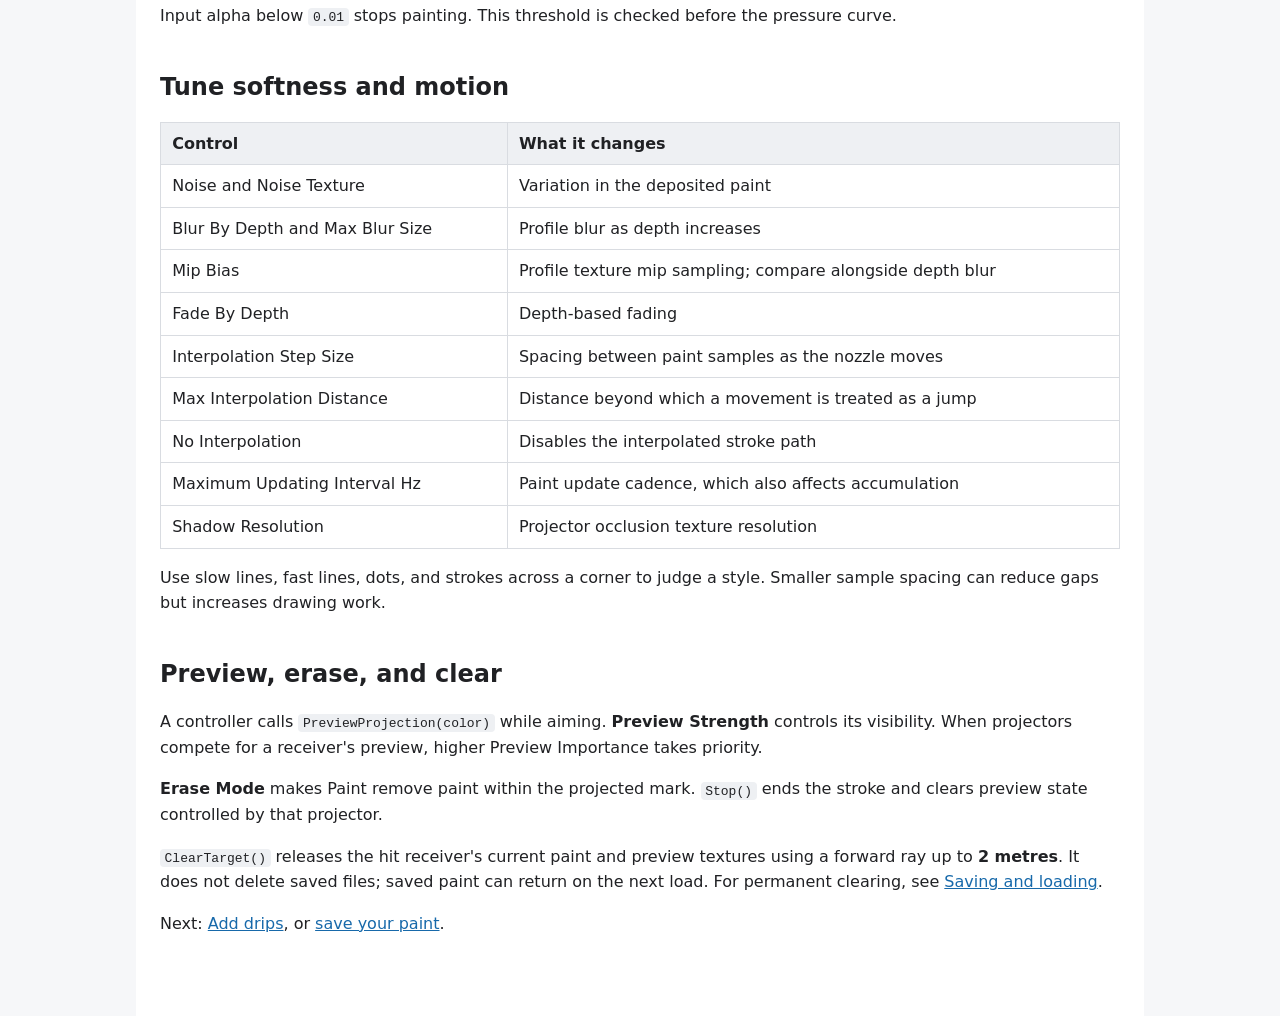
<file: projectors-and-paint-settings.html>
<!doctype html>
<html lang="en">
<head><meta charset="utf-8"><meta name="viewport" content="width=device-width, initial-scale=1"><title>Projectors and paint settings - Spray Projector</title><link rel="stylesheet" href="documentation.css"></head><body><main><nav><a href="index.html">Spray Projector documentation</a> <a href="TableOfContents.html">Contents</a></nav><h1>Projectors and paint settings</h1>
<p><a href="index.html">Guide home</a> / Projectors and paint settings</p>
<p><strong>Goal:</strong> turn a working painting tool into the spray, marker, or stamp style you want.</p>
<h2>Decide where to edit</h2>
<table><thead><tr><th>Edit here</th><th>To change</th></tr></thead><tbody>
<tr><td>Paint Settings asset</td><td>Profile, projection shape, pressure response, softness, overspray, and stroke interpolation</td></tr>
<tr><td>PaintProjector component</td><td>Settings assignment, color, pressure multiplier, metalness, smoothness, wetness, layers, and occlusion</td></tr>
<tr><td>Receiver and its material</td><td>Paint texture resolution, surface appearance, seam handling, and drying support</td></tr>
</tbody></table>
<p>Settings assets are shared. Duplicate a settings asset under <code>Assets</code> before making a separate style for another tool. Restart Play Mode or reassign the projector's Settings through your controller if an edit is not reflected; some values are copied during initialization.</p>
<h2>Shape the mark</h2>
<table><thead><tr><th>Desired result</th><th>Controls to try</th></tr></thead><tbody>
<tr><td>A wider perspective spray</td><td>Increase Angle; compare at the same nozzle distance and pressure.</td></tr>
<tr><td>A stamp or marker with a fixed projection width</td><td>Enable Orthogonal and adjust Orthogonal Size.</td></tr>
<tr><td>A different mark silhouette</td><td>Assign Profile Texture. Its aspect ratio affects the projection.</td></tr>
<tr><td>Room for mist around the main mark</td><td>Reduce Profile Scale and enable Overspray.</td></tr>
<tr><td>A different near-nozzle cone shape</td><td>Adjust Projection Apex Offset. This is a perspective shape control.</td></tr>
<tr><td>Denser paint farther from the nozzle</td><td>Increase Density Apex Offset. This changes perspective density independently of the cone shape.</td></tr>
<tr><td>A shorter working range</td><td>Reduce Far Clip; check its pressure curve too.</td></tr>
</tbody></table>
<p>Near Clip and Far Clip limit where paint reaches the surface. The apex offsets are ignored for orthogonal projection.</p>
<h2>Tune opacity and surface finish</h2>
<p>Pressure is passed into the projector as the paint color's alpha. <strong>Pressure Curve</strong> changes its response; <strong>Pressure Multiplier</strong> on the projector supplies an additional multiplier.</p>
<p>During paint rendering, both Angle Factor Curve and Far Clip Curve use pressure after Pressure Curve and Pressure Multiplier, with interpolation between stroke samples. The Angle Factor Curve tooltip describes raw pressure, but the current drawing code uses the processed value. Receiver-detection raycasts evaluate Far Clip Curve with raw input alpha, so unusual curves can produce a difference between detection range and the rendered mark. When comparing styles, keep input pressure and distance consistent.</p>
<ul><li>Use <strong>Dark Paint Compensation</strong> if dark paint looks too transparent.</li><li>Use <strong>Bright Paint Compensation</strong> if bright paint needs more coverage.</li><li>Adjust <strong>Metalness</strong>, <strong>Smoothness</strong>, and <strong>Wetness</strong> on the projector for the finish.</li><li>Enable the receiver's additional texture and drying features as needed to display those effects.</li></ul>
<p>Input alpha below <code>0.01</code> stops painting. This threshold is checked before the pressure curve.</p>
<h2>Tune softness and motion</h2>
<table><thead><tr><th>Control</th><th>What it changes</th></tr></thead><tbody>
<tr><td>Noise and Noise Texture</td><td>Variation in the deposited paint</td></tr>
<tr><td>Blur By Depth and Max Blur Size</td><td>Profile blur as depth increases</td></tr>
<tr><td>Mip Bias</td><td>Profile texture mip sampling; compare alongside depth blur</td></tr>
<tr><td>Fade By Depth</td><td>Depth-based fading</td></tr>
<tr><td>Interpolation Step Size</td><td>Spacing between paint samples as the nozzle moves</td></tr>
<tr><td>Max Interpolation Distance</td><td>Distance beyond which a movement is treated as a jump</td></tr>
<tr><td>No Interpolation</td><td>Disables the interpolated stroke path</td></tr>
<tr><td>Maximum Updating Interval Hz</td><td>Paint update cadence, which also affects accumulation</td></tr>
<tr><td>Shadow Resolution</td><td>Projector occlusion texture resolution</td></tr>
</tbody></table>
<p>Use slow lines, fast lines, dots, and strokes across a corner to judge a style. Smaller sample spacing can reduce gaps but increases drawing work.</p>
<h2>Preview, erase, and clear</h2>
<p>A controller calls <code>PreviewProjection(color)</code> while aiming. <strong>Preview Strength</strong> controls its visibility. When projectors compete for a receiver's preview, higher Preview Importance takes priority.</p>
<p><strong>Erase Mode</strong> makes Paint remove paint within the projected mark. <code>Stop()</code> ends the stroke and clears preview state controlled by that projector.</p>
<p><code>ClearTarget()</code> releases the hit receiver's current paint and preview textures using a forward ray up to <strong>2 metres</strong>. It does not delete saved files; saved paint can return on the next load. For permanent clearing, see <a href="saving-and-loading.html">Saving and loading</a>.</p>
<p>Next: <a href="drips.html">Add drips</a>, or <a href="saving-and-loading.html">save your paint</a>.</p></main></body></html>
</file>
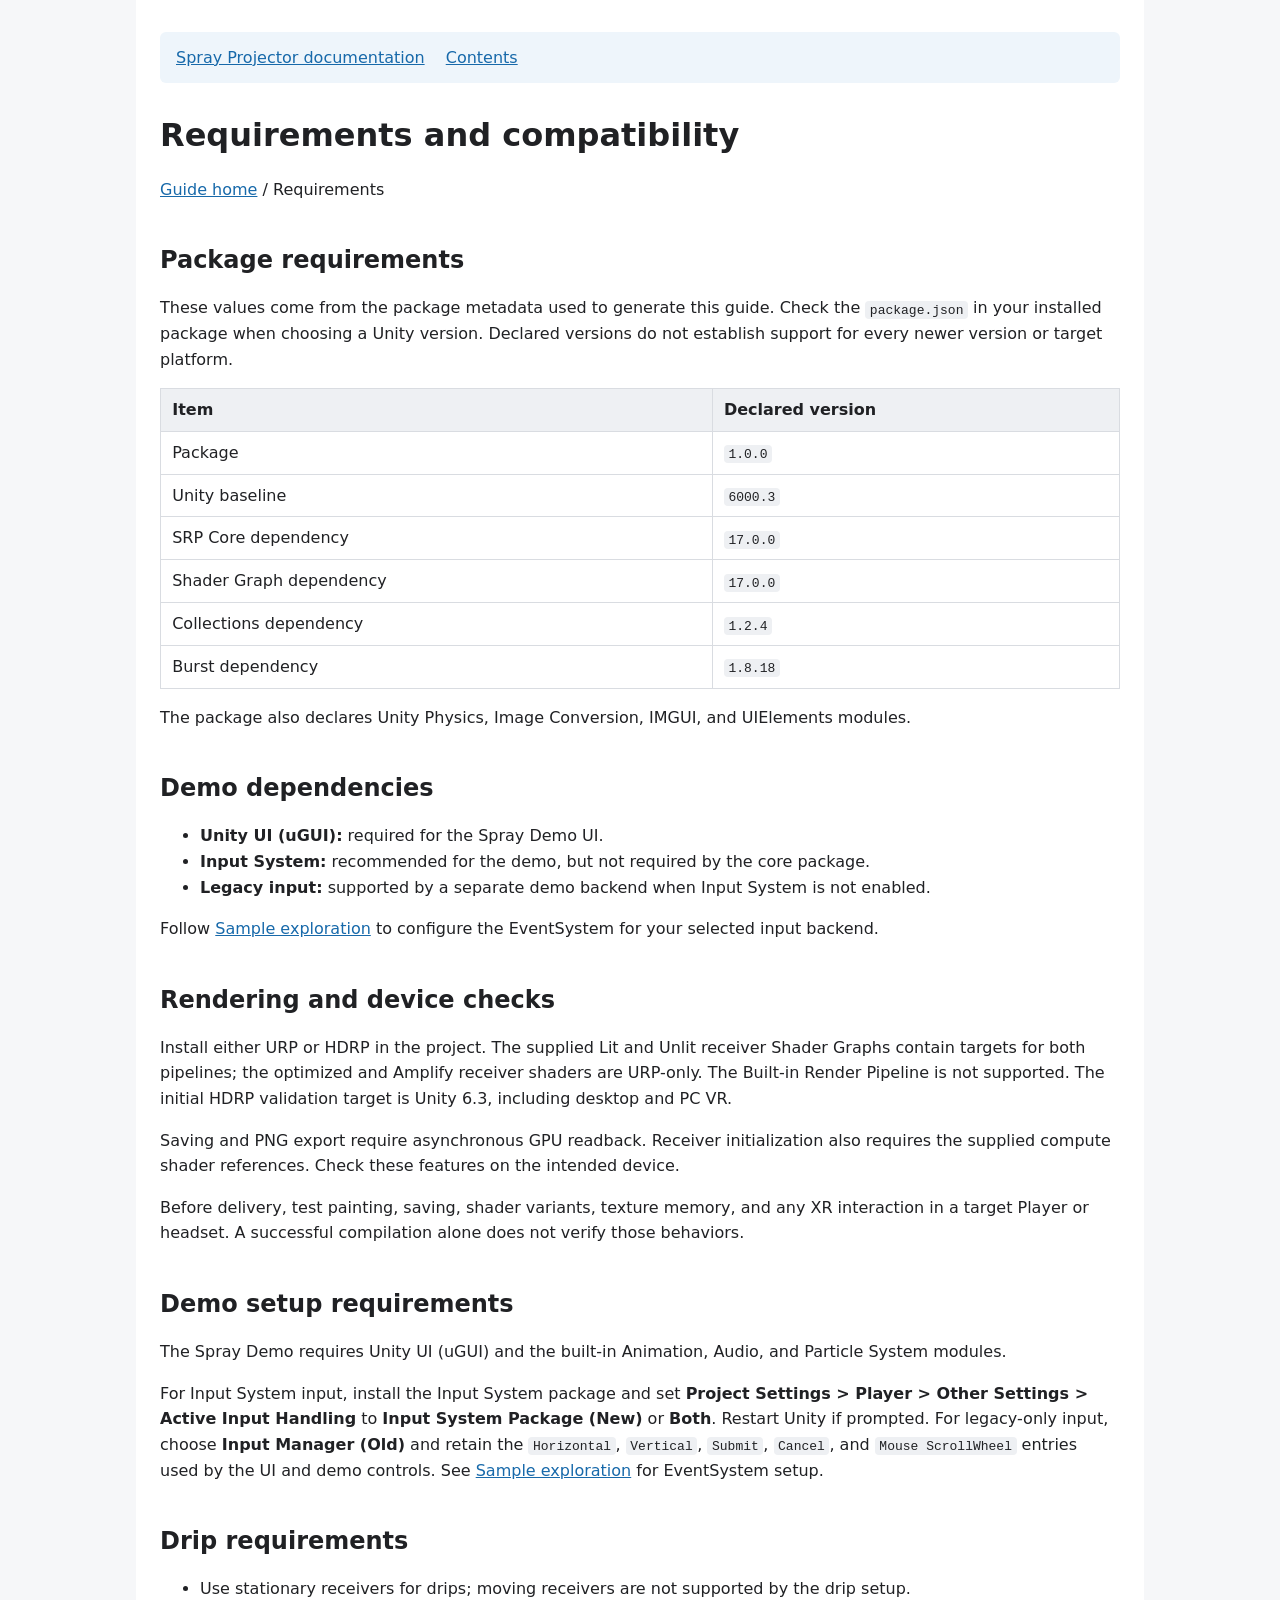
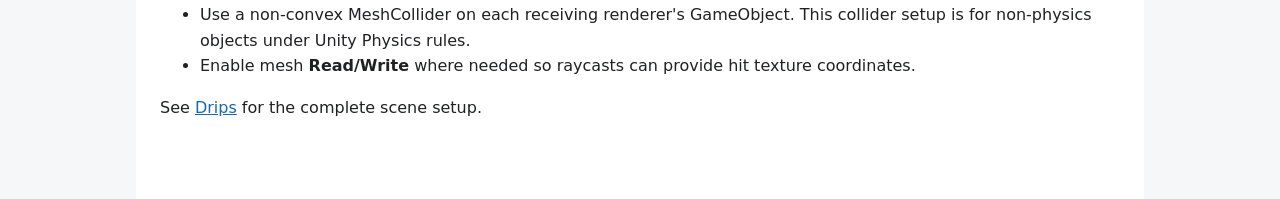
<file: requirements-and-compatibility.html>
<!doctype html>
<html lang="en">
<head><meta charset="utf-8"><meta name="viewport" content="width=device-width, initial-scale=1"><title>Requirements and compatibility - Spray Projector</title><link rel="stylesheet" href="documentation.css"></head><body><main><nav><a href="index.html">Spray Projector documentation</a> <a href="TableOfContents.html">Contents</a></nav><h1>Requirements and compatibility</h1>
<p><a href="index.html">Guide home</a> / Requirements</p>
<h2>Package requirements</h2>
<p>These values come from the package metadata used to generate this guide. Check the <code>package.json</code> in your installed package when choosing a Unity version. Declared versions do not establish support for every newer version or target platform.</p>
<table><thead><tr><th>Item</th><th>Declared version</th></tr></thead><tbody>
<tr><td>Package</td><td><code>1.0.0</code></td></tr>
<tr><td>Unity baseline</td><td><code>6000.3</code></td></tr>
<tr><td>SRP Core dependency</td><td><code>17.0.0</code></td></tr>
<tr><td>Shader Graph dependency</td><td><code>17.0.0</code></td></tr>
<tr><td>Collections dependency</td><td><code>1.2.4</code></td></tr>
<tr><td>Burst dependency</td><td><code>1.8.18</code></td></tr>
</tbody></table>
<p>The package also declares Unity Physics, Image Conversion, IMGUI, and UIElements modules.</p>
<h2>Demo dependencies</h2>
<ul><li><strong>Unity UI (uGUI):</strong> required for the Spray Demo UI.</li><li><strong>Input System:</strong> recommended for the demo, but not required by the core package.</li><li><strong>Legacy input:</strong> supported by a separate demo backend when Input System is not enabled.</li></ul>
<p>Follow <a href="sample-exploration.html">Sample exploration</a> to configure the EventSystem for your selected input backend.</p>
<h2>Rendering and device checks</h2>
<p>Install either URP or HDRP in the project. The supplied Lit and Unlit receiver Shader Graphs contain targets for both pipelines; the optimized and Amplify receiver shaders are URP-only. The Built-in Render Pipeline is not supported. The initial HDRP validation target is Unity 6.3, including desktop and PC VR.</p>
<p>Saving and PNG export require asynchronous GPU readback. Receiver initialization also requires the supplied compute shader references. Check these features on the intended device.</p>
<p>Before delivery, test painting, saving, shader variants, texture memory, and any XR interaction in a target Player or headset. A successful compilation alone does not verify those behaviors.</p>
<h2>Demo setup requirements</h2>
<p>The Spray Demo requires Unity UI (uGUI) and the built-in Animation, Audio, and Particle System modules.</p>
<p>For Input System input, install the Input System package and set <strong>Project Settings &gt; Player &gt; Other Settings &gt; Active Input Handling</strong> to <strong>Input System Package (New)</strong> or <strong>Both</strong>. Restart Unity if prompted. For legacy-only input, choose <strong>Input Manager (Old)</strong> and retain the <code>Horizontal</code>, <code>Vertical</code>, <code>Submit</code>, <code>Cancel</code>, and <code>Mouse ScrollWheel</code> entries used by the UI and demo controls. See <a href="sample-exploration.html">Sample exploration</a> for EventSystem setup.</p>
<h2>Drip requirements</h2>
<ul><li>Use stationary receivers for drips; moving receivers are not supported by the drip setup.</li><li>Use a non-convex MeshCollider on each receiving renderer's GameObject. This collider setup is for non-physics objects under Unity Physics rules.</li><li>Enable mesh <strong>Read/Write</strong> where needed so raycasts can provide hit texture coordinates.</li></ul>
<p>See <a href="drips.html">Drips</a> for the complete scene setup.</p></main></body></html>
</file>
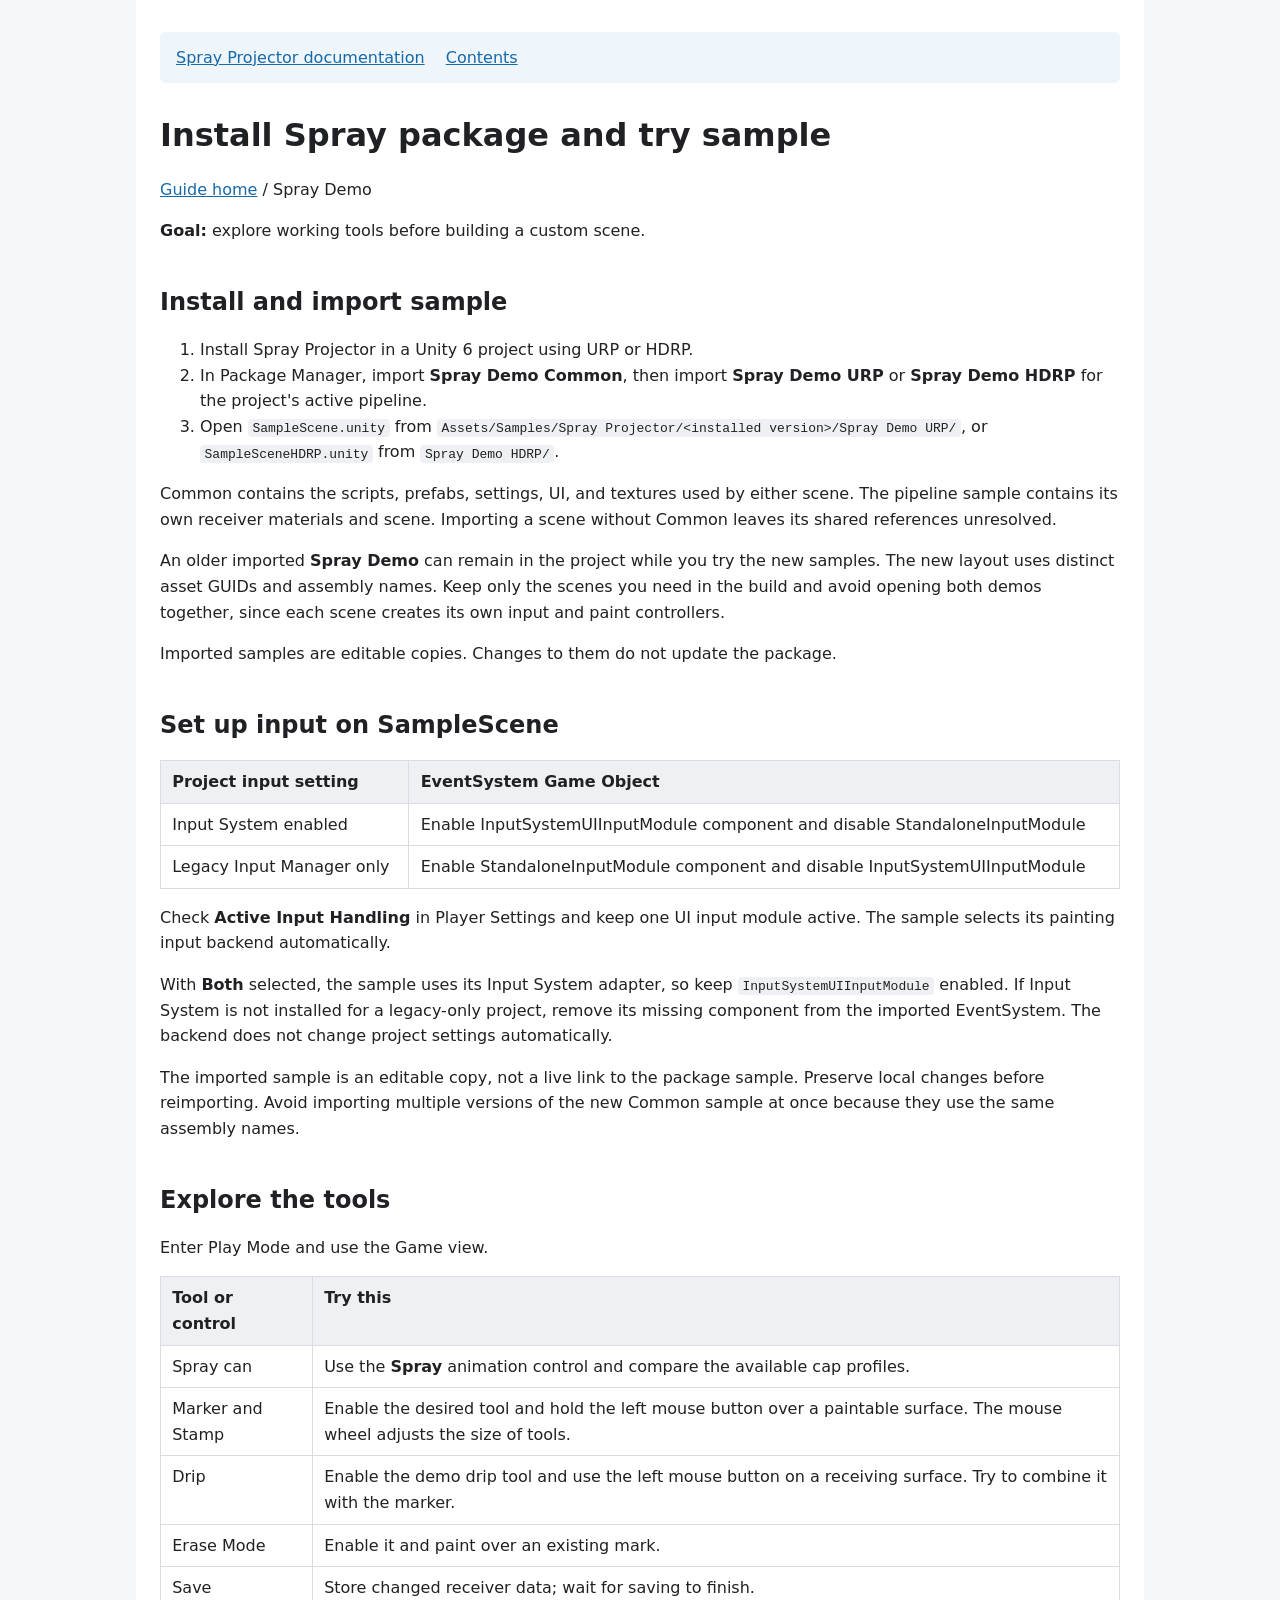
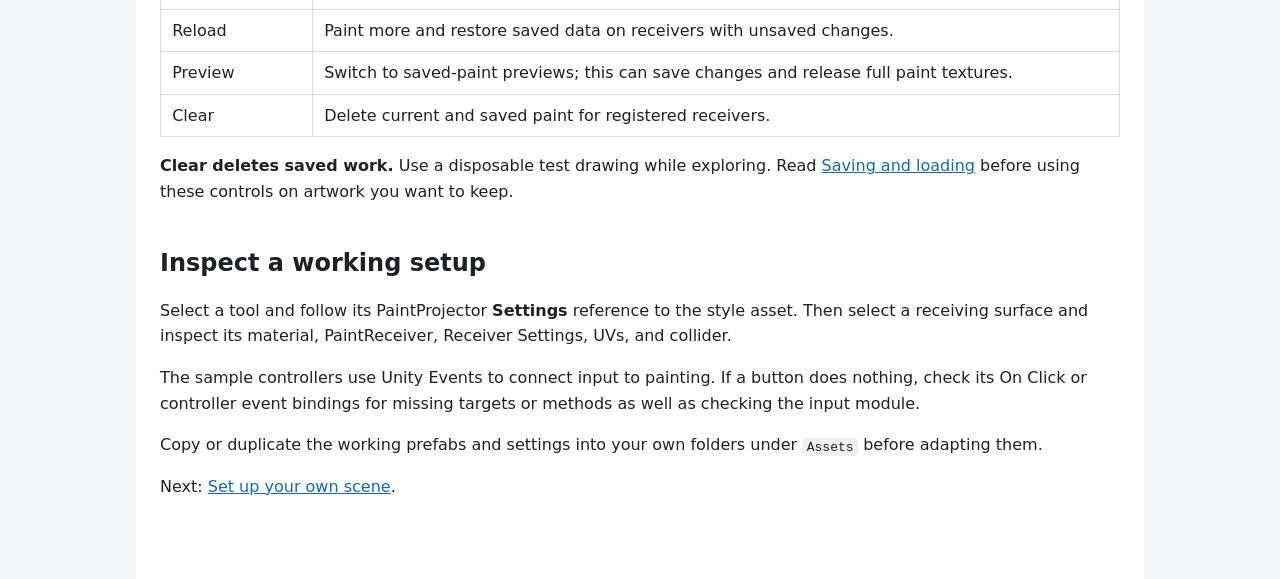
<file: sample-exploration.html>
<!doctype html>
<html lang="en">
<head><meta charset="utf-8"><meta name="viewport" content="width=device-width, initial-scale=1"><title>Install Spray package and try sample - Spray Projector</title><link rel="stylesheet" href="documentation.css"></head><body><main><nav><a href="index.html">Spray Projector documentation</a> <a href="TableOfContents.html">Contents</a></nav><h1>Install Spray package and try sample</h1>
<p><a href="index.html">Guide home</a> / Spray Demo</p>
<p><strong>Goal:</strong> explore working tools before building a custom scene.</p>
<h2>Install and import sample</h2>
<ol><li>Install Spray Projector in a Unity 6 project using URP or HDRP.</li><li>In Package Manager, import <strong>Spray Demo Common</strong>, then import <strong>Spray Demo URP</strong> or <strong>Spray Demo HDRP</strong> for the project's active pipeline.</li><li>Open <code>SampleScene.unity</code> from <code>Assets/Samples/Spray Projector/&lt;installed version&gt;/Spray Demo URP/</code>, or <code>SampleSceneHDRP.unity</code> from <code>Spray Demo HDRP/</code>.</li></ol>
<p>Common contains the scripts, prefabs, settings, UI, and textures used by either scene. The pipeline sample contains its own receiver materials and scene. Importing a scene without Common leaves its shared references unresolved.</p>
<p>An older imported <strong>Spray Demo</strong> can remain in the project while you try the new samples. The new layout uses distinct asset GUIDs and assembly names. Keep only the scenes you need in the build and avoid opening both demos together, since each scene creates its own input and paint controllers.</p>
<p>Imported samples are editable copies. Changes to them do not update the package.</p>
<h2>Set up input on SampleScene</h2>
<table><thead><tr><th>Project input setting</th><th>EventSystem Game Object</th></tr></thead><tbody>
<tr><td>Input System enabled</td><td>Enable InputSystemUIInputModule component and disable StandaloneInputModule</td></tr>
<tr><td>Legacy Input Manager only</td><td>Enable StandaloneInputModule component and disable InputSystemUIInputModule</td></tr>
</tbody></table>
<p>Check <strong>Active Input Handling</strong> in Player Settings and keep one UI input module active. The sample selects its painting input backend automatically.</p>
<p>With <strong>Both</strong> selected, the sample uses its Input System adapter, so keep <code>InputSystemUIInputModule</code> enabled. If Input System is not installed for a legacy-only project, remove its missing component from the imported EventSystem. The backend does not change project settings automatically.</p>
<p>The imported sample is an editable copy, not a live link to the package sample. Preserve local changes before reimporting. Avoid importing multiple versions of the new Common sample at once because they use the same assembly names.</p>
<h2>Explore the tools</h2>
<p>Enter Play Mode and use the Game view.</p>
<table><thead><tr><th>Tool or control</th><th>Try this</th></tr></thead><tbody>
<tr><td>Spray can</td><td>Use the <strong>Spray</strong> animation control and compare the available cap profiles.</td></tr>
<tr><td>Marker and Stamp</td><td>Enable the desired tool and hold the left mouse button over a paintable surface. The mouse wheel adjusts the size of tools.</td></tr>
<tr><td>Drip</td><td>Enable the demo drip tool and use the left mouse button on a receiving surface. Try to combine it with the marker.</td></tr>
<tr><td>Erase Mode</td><td>Enable it and paint over an existing mark.</td></tr>
<tr><td>Save</td><td>Store changed receiver data; wait for saving to finish.</td></tr>
<tr><td>Reload</td><td>Paint more and restore saved data on receivers with unsaved changes.</td></tr>
<tr><td>Preview</td><td>Switch to saved-paint previews; this can save changes and release full paint textures.</td></tr>
<tr><td>Clear</td><td>Delete current and saved paint for registered receivers.</td></tr>
</tbody></table>
<p><strong>Clear deletes saved work.</strong> Use a disposable test drawing while exploring. Read <a href="saving-and-loading.html">Saving and loading</a> before using these controls on artwork you want to keep.</p>
<h2>Inspect a working setup</h2>
<p>Select a tool and follow its PaintProjector <strong>Settings</strong> reference to the style asset. Then select a receiving surface and inspect its material, PaintReceiver, Receiver Settings, UVs, and collider.</p>
<p>The sample controllers use Unity Events to connect input to painting. If a button does nothing, check its On Click or controller event bindings for missing targets or methods as well as checking the input module.</p>
<p>Copy or duplicate the working prefabs and settings into your own folders under <code>Assets</code> before adapting them.</p>
<p>Next: <a href="getting-started.html">Set up your own scene</a>.</p></main></body></html>
</file>
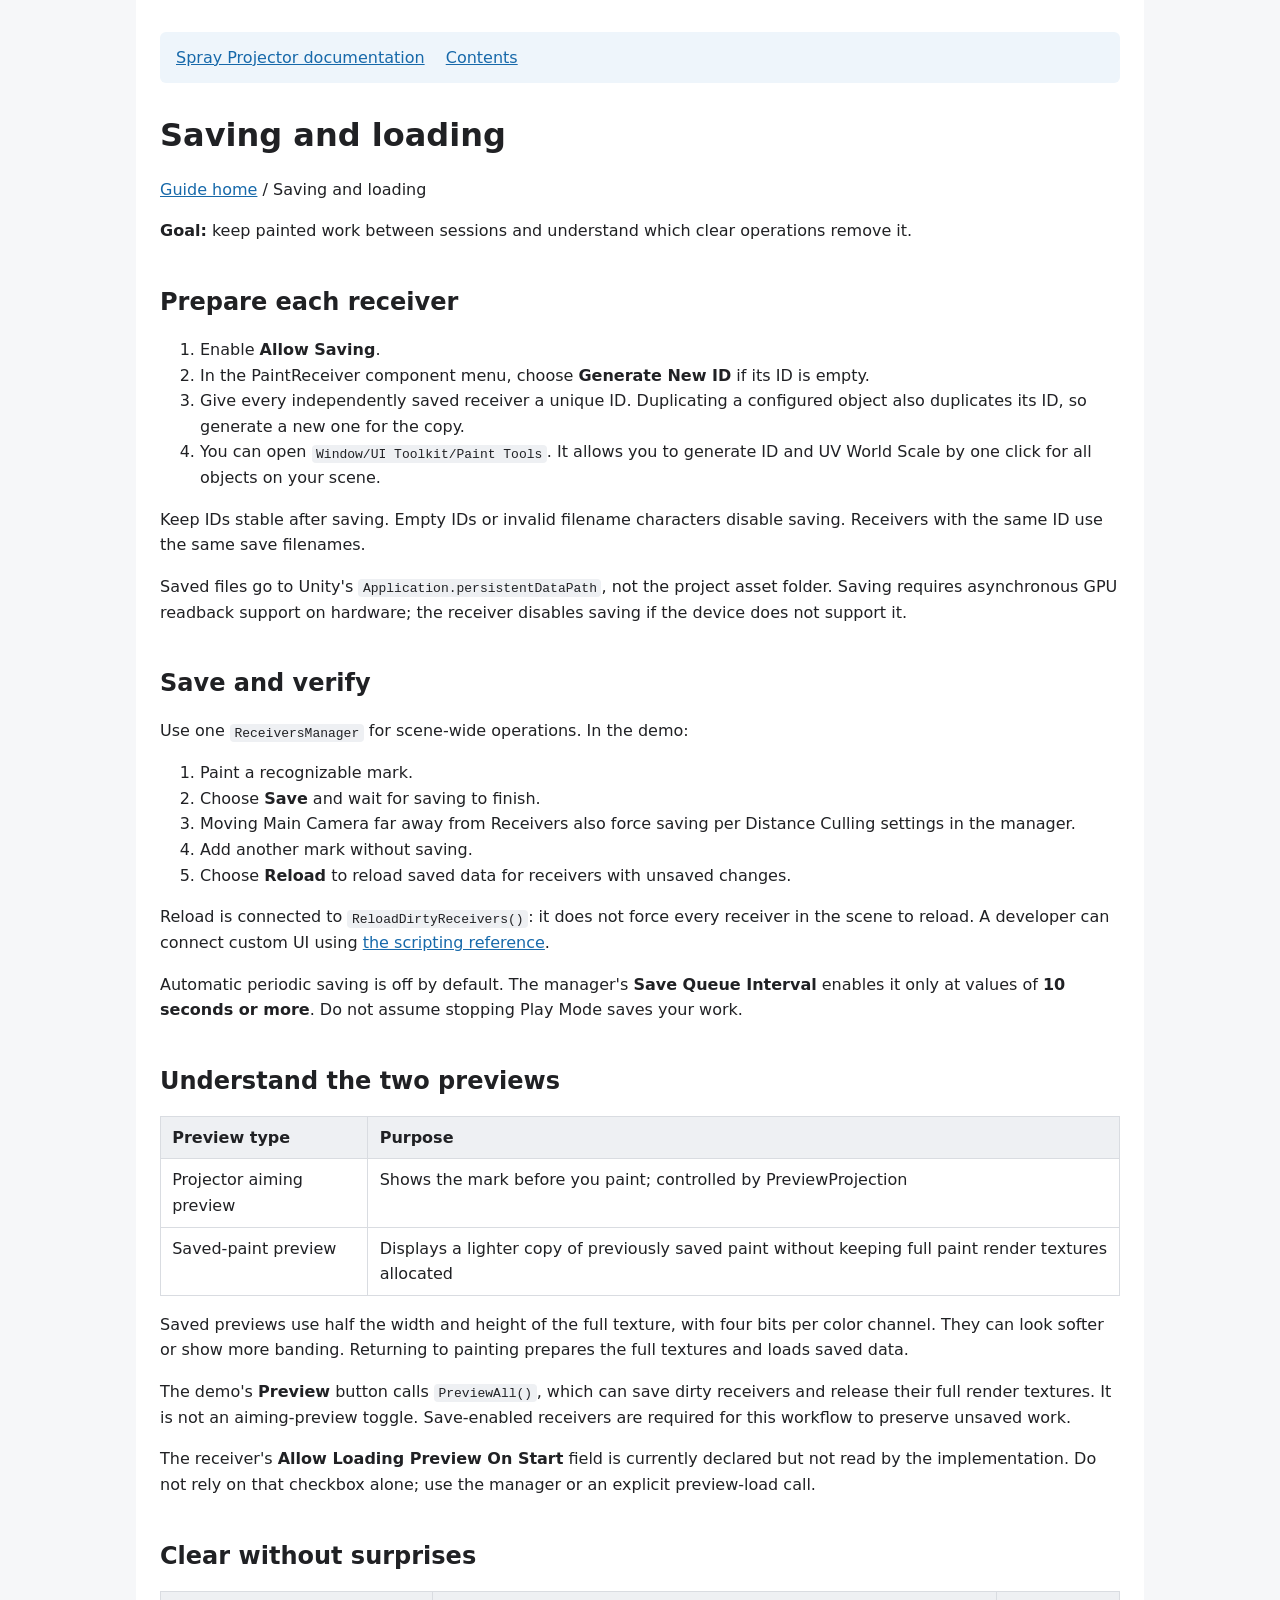
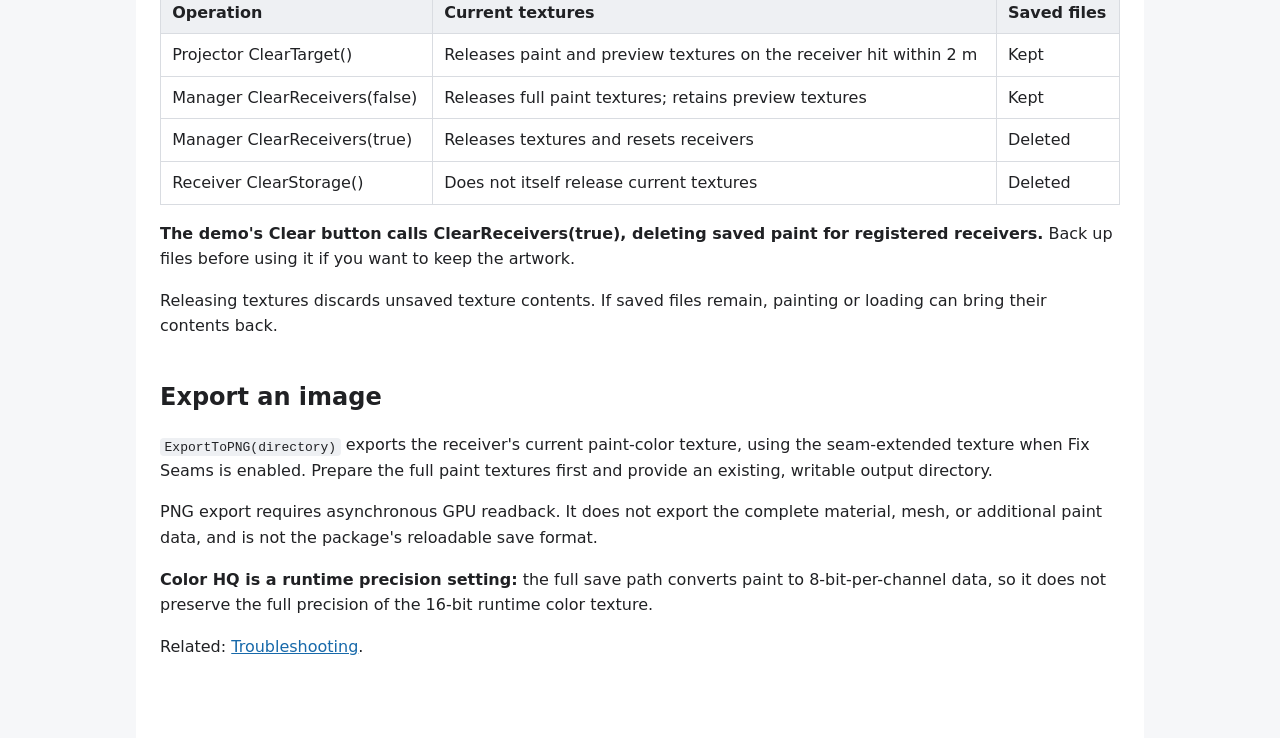
<file: saving-and-loading.html>
<!doctype html>
<html lang="en">
<head><meta charset="utf-8"><meta name="viewport" content="width=device-width, initial-scale=1"><title>Saving and loading - Spray Projector</title><link rel="stylesheet" href="documentation.css"></head><body><main><nav><a href="index.html">Spray Projector documentation</a> <a href="TableOfContents.html">Contents</a></nav><h1>Saving and loading</h1>
<p><a href="index.html">Guide home</a> / Saving and loading</p>
<p><strong>Goal:</strong> keep painted work between sessions and understand which clear operations remove it.</p>
<h2>Prepare each receiver</h2>
<ol><li>Enable <strong>Allow Saving</strong>.</li><li>In the PaintReceiver component menu, choose <strong>Generate New ID</strong> if its ID is empty.</li><li>Give every independently saved receiver a unique ID. Duplicating a configured object also duplicates its ID, so generate a new one for the copy.</li><li>You can open <code>Window/UI Toolkit/Paint Tools</code>. It allows you to generate ID and UV World Scale by one click for all objects on your scene.</li></ol>
<p>Keep IDs stable after saving. Empty IDs or invalid filename characters disable saving. Receivers with the same ID use the same save filenames.</p>
<p>Saved files go to Unity's <code>Application.persistentDataPath</code>, not the project asset folder. Saving requires asynchronous GPU readback support on hardware; the receiver disables saving if the device does not support it.</p>
<h2>Save and verify</h2>
<p>Use one <code>ReceiversManager</code> for scene-wide operations. In the demo:</p>
<ol><li>Paint a recognizable mark.</li><li>Choose <strong>Save</strong> and wait for saving to finish.</li><li>Moving Main Camera far away from Receivers also force saving per Distance Culling settings in the manager.</li><li>Add another mark without saving.</li><li>Choose <strong>Reload</strong> to reload saved data for receivers with unsaved changes.</li></ol>
<p>Reload is connected to <code>ReloadDirtyReceivers()</code>: it does not force every receiver in the scene to reload. A developer can connect custom UI using <a href="scripting-api.html">the scripting reference</a>.</p>
<p>Automatic periodic saving is off by default. The manager's <strong>Save Queue Interval</strong> enables it only at values of <strong>10 seconds or more</strong>. Do not assume stopping Play Mode saves your work.</p>
<h2>Understand the two previews</h2>
<table><thead><tr><th>Preview type</th><th>Purpose</th></tr></thead><tbody>
<tr><td>Projector aiming preview</td><td>Shows the mark before you paint; controlled by PreviewProjection</td></tr>
<tr><td>Saved-paint preview</td><td>Displays a lighter copy of previously saved paint without keeping full paint render textures allocated</td></tr>
</tbody></table>
<p>Saved previews use half the width and height of the full texture, with four bits per color channel. They can look softer or show more banding. Returning to painting prepares the full textures and loads saved data.</p>
<p>The demo's <strong>Preview</strong> button calls <code>PreviewAll()</code>, which can save dirty receivers and release their full render textures. It is not an aiming-preview toggle. Save-enabled receivers are required for this workflow to preserve unsaved work.</p>
<p>The receiver's <strong>Allow Loading Preview On Start</strong> field is currently declared but not read by the implementation. Do not rely on that checkbox alone; use the manager or an explicit preview-load call.</p>
<h2>Clear without surprises</h2>
<table><thead><tr><th>Operation</th><th>Current textures</th><th>Saved files</th></tr></thead><tbody>
<tr><td>Projector ClearTarget()</td><td>Releases paint and preview textures on the receiver hit within 2 m</td><td>Kept</td></tr>
<tr><td>Manager ClearReceivers(false)</td><td>Releases full paint textures; retains preview textures</td><td>Kept</td></tr>
<tr><td>Manager ClearReceivers(true)</td><td>Releases textures and resets receivers</td><td>Deleted</td></tr>
<tr><td>Receiver ClearStorage()</td><td>Does not itself release current textures</td><td>Deleted</td></tr>
</tbody></table>
<p><strong>The demo's Clear button calls ClearReceivers(true), deleting saved paint for registered receivers.</strong> Back up files before using it if you want to keep the artwork.</p>
<p>Releasing textures discards unsaved texture contents. If saved files remain, painting or loading can bring their contents back.</p>
<h2>Export an image</h2>
<p><code>ExportToPNG(directory)</code> exports the receiver's current paint-color texture, using the seam-extended texture when Fix Seams is enabled. Prepare the full paint textures first and provide an existing, writable output directory.</p>
<p>PNG export requires asynchronous GPU readback. It does not export the complete material, mesh, or additional paint data, and is not the package's reloadable save format.</p>
<p><strong>Color HQ is a runtime precision setting:</strong> the full save path converts paint to 8-bit-per-channel data, so it does not preserve the full precision of the 16-bit runtime color texture.</p>
<p>Related: <a href="troubleshooting.html">Troubleshooting</a>.</p></main></body></html>
</file>
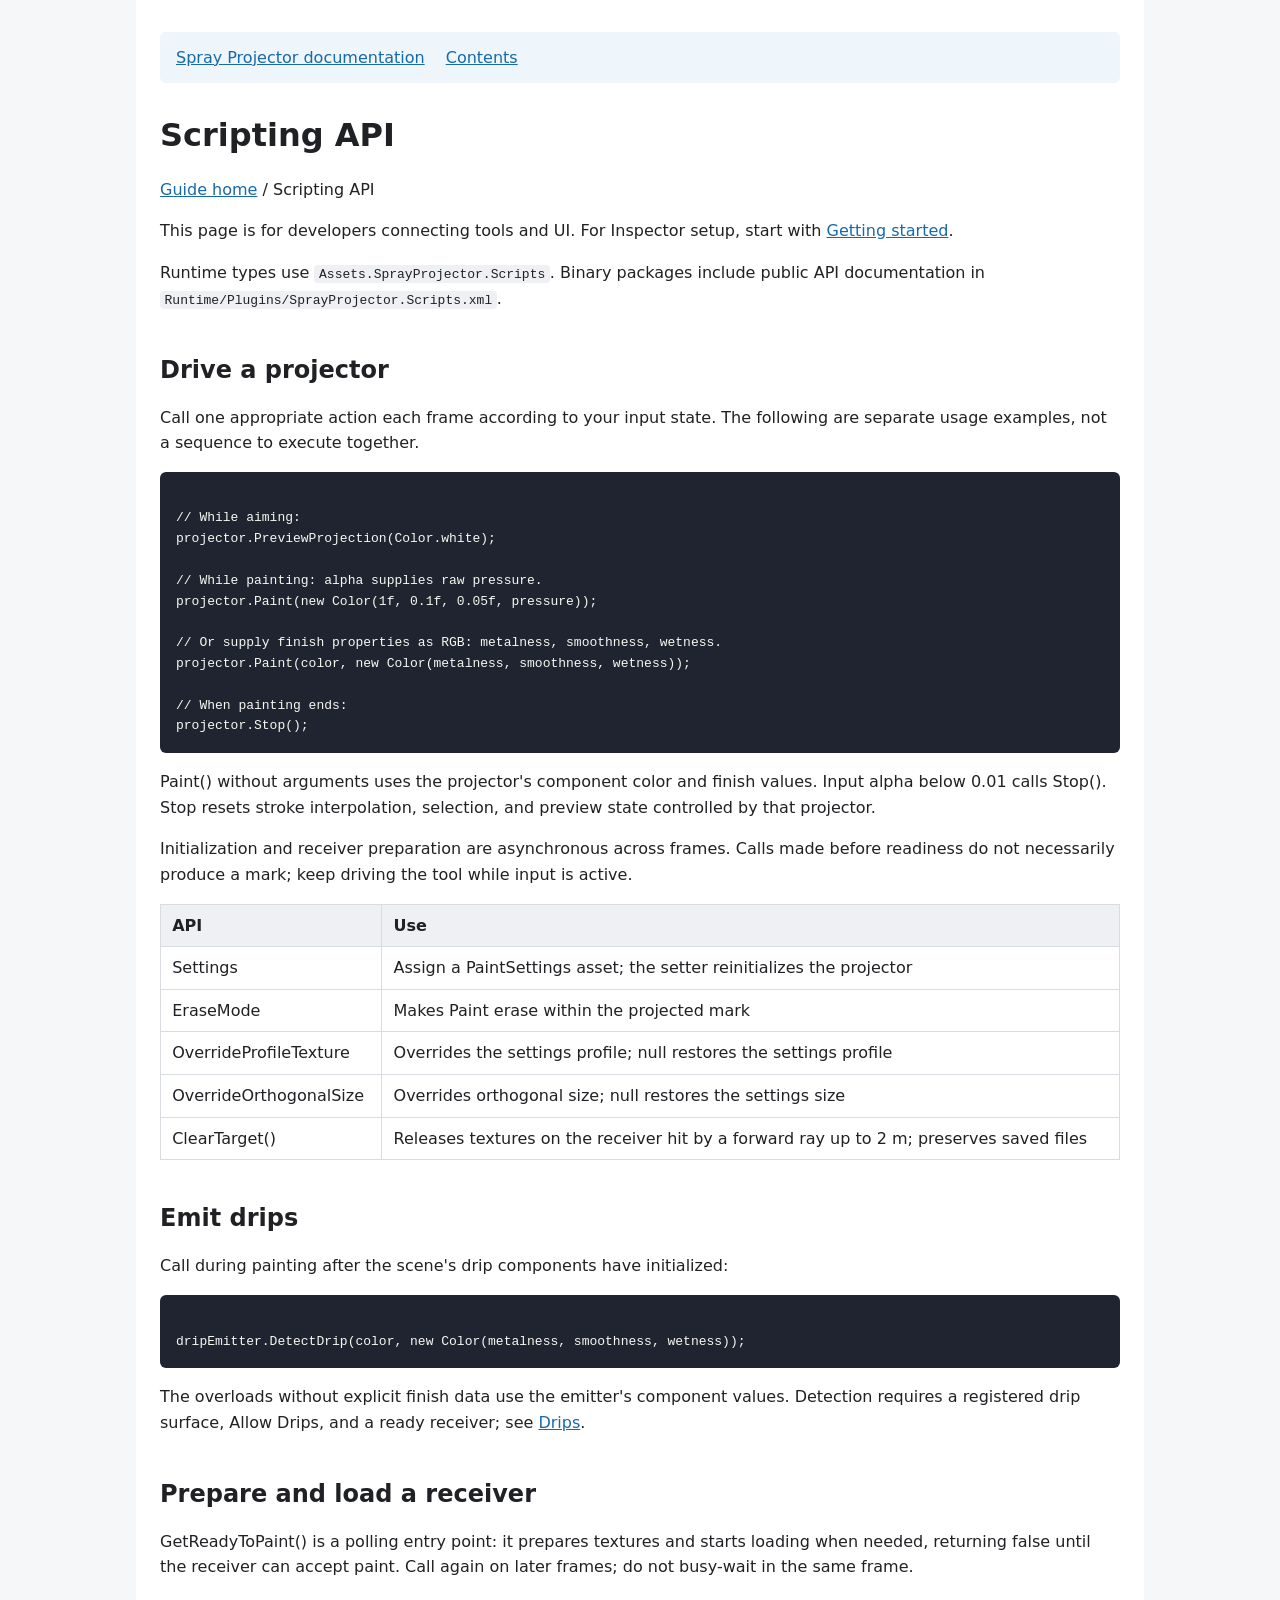
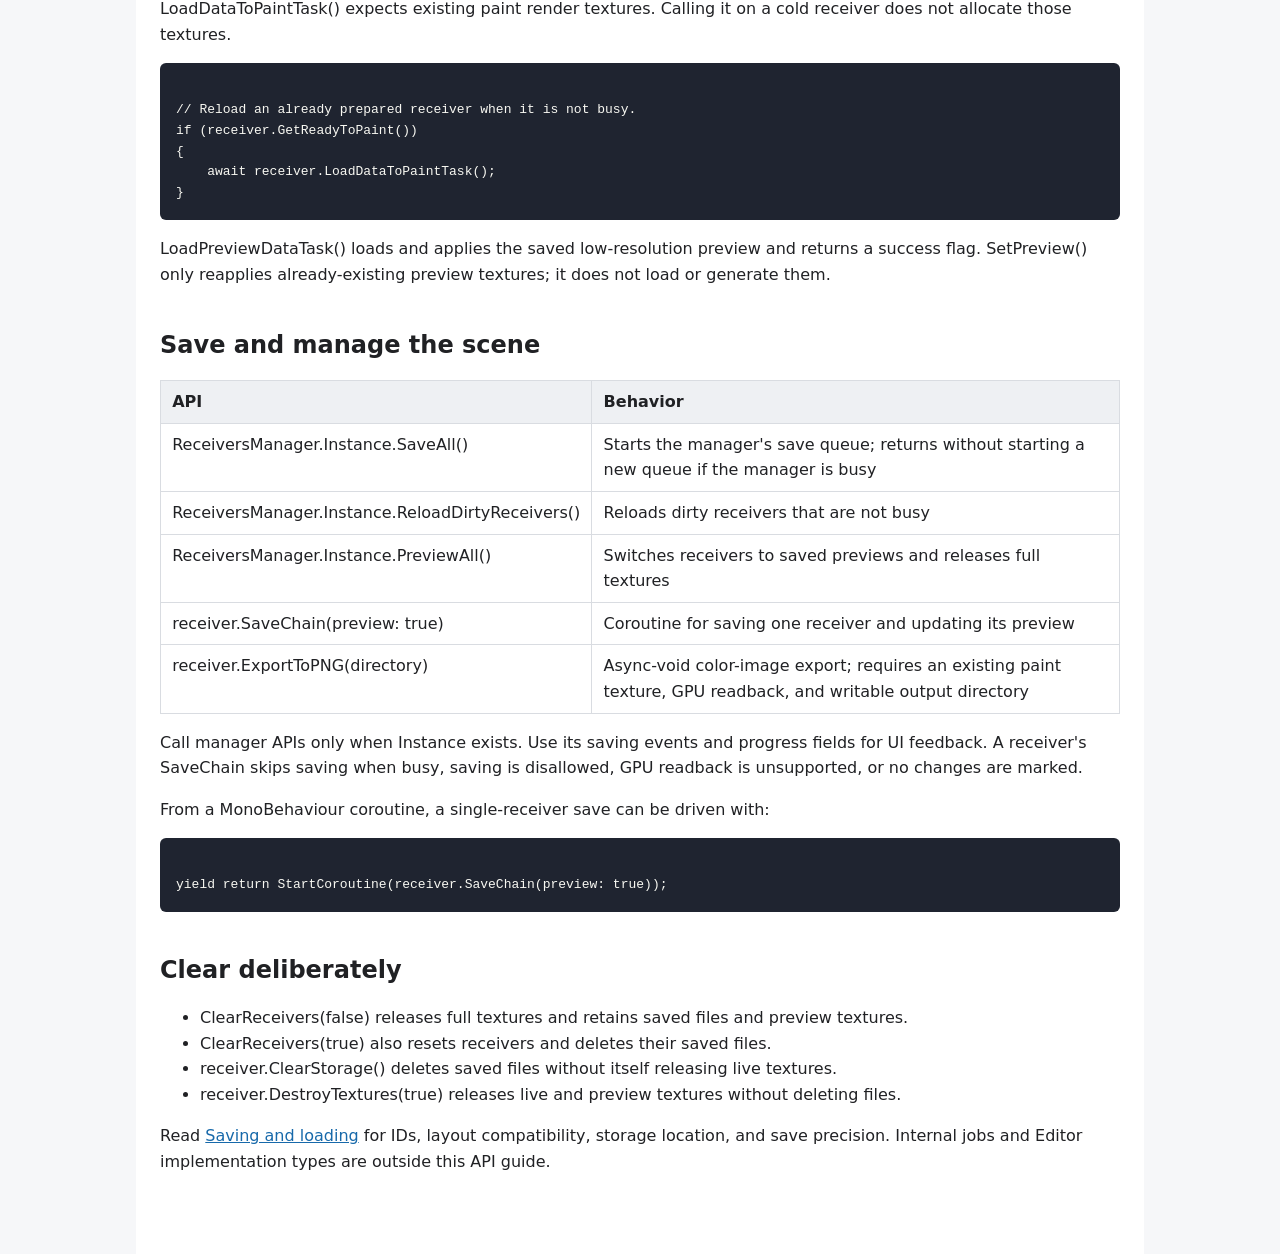
<file: scripting-api.html>
<!doctype html>
<html lang="en">
<head><meta charset="utf-8"><meta name="viewport" content="width=device-width, initial-scale=1"><title>Scripting API - Spray Projector</title><link rel="stylesheet" href="documentation.css"></head><body><main><nav><a href="index.html">Spray Projector documentation</a> <a href="TableOfContents.html">Contents</a></nav><h1>Scripting API</h1>
<p><a href="index.html">Guide home</a> / Scripting API</p>
<p>This page is for developers connecting tools and UI. For Inspector setup, start with <a href="getting-started.html">Getting started</a>.</p>
<p>Runtime types use <code>Assets.SprayProjector.Scripts</code>. Binary packages include public API documentation in <code>Runtime/Plugins/SprayProjector.Scripts.xml</code>.</p>
<h2>Drive a projector</h2>
<p>Call one appropriate action each frame according to your input state. The following are separate usage examples, not a sequence to execute together.</p>
<pre><code class="language-csharp">
// While aiming:
projector.PreviewProjection(Color.white);

// While painting: alpha supplies raw pressure.
projector.Paint(new Color(1f, 0.1f, 0.05f, pressure));

// Or supply finish properties as RGB: metalness, smoothness, wetness.
projector.Paint(color, new Color(metalness, smoothness, wetness));

// When painting ends:
projector.Stop();
</code></pre>
<p>Paint() without arguments uses the projector's component color and finish values. Input alpha below 0.01 calls Stop(). Stop resets stroke interpolation, selection, and preview state controlled by that projector.</p>
<p>Initialization and receiver preparation are asynchronous across frames. Calls made before readiness do not necessarily produce a mark; keep driving the tool while input is active.</p>
<table><thead><tr><th>API</th><th>Use</th></tr></thead><tbody>
<tr><td>Settings</td><td>Assign a PaintSettings asset; the setter reinitializes the projector</td></tr>
<tr><td>EraseMode</td><td>Makes Paint erase within the projected mark</td></tr>
<tr><td>OverrideProfileTexture</td><td>Overrides the settings profile; null restores the settings profile</td></tr>
<tr><td>OverrideOrthogonalSize</td><td>Overrides orthogonal size; null restores the settings size</td></tr>
<tr><td>ClearTarget()</td><td>Releases textures on the receiver hit by a forward ray up to 2 m; preserves saved files</td></tr>
</tbody></table>
<h2>Emit drips</h2>
<p>Call during painting after the scene's drip components have initialized:</p>
<pre><code class="language-csharp">
dripEmitter.DetectDrip(color, new Color(metalness, smoothness, wetness));
</code></pre>
<p>The overloads without explicit finish data use the emitter's component values. Detection requires a registered drip surface, Allow Drips, and a ready receiver; see <a href="drips.html">Drips</a>.</p>
<h2>Prepare and load a receiver</h2>
<p>GetReadyToPaint() is a polling entry point: it prepares textures and starts loading when needed, returning false until the receiver can accept paint. Call again on later frames; do not busy-wait in the same frame.</p>
<p>LoadDataToPaintTask() expects existing paint render textures. Calling it on a cold receiver does not allocate those textures.</p>
<pre><code class="language-csharp">
// Reload an already prepared receiver when it is not busy.
if (receiver.GetReadyToPaint())
{
    await receiver.LoadDataToPaintTask();
}
</code></pre>
<p>LoadPreviewDataTask() loads and applies the saved low-resolution preview and returns a success flag. SetPreview() only reapplies already-existing preview textures; it does not load or generate them.</p>
<h2>Save and manage the scene</h2>
<table><thead><tr><th>API</th><th>Behavior</th></tr></thead><tbody>
<tr><td>ReceiversManager.Instance.SaveAll()</td><td>Starts the manager's save queue; returns without starting a new queue if the manager is busy</td></tr>
<tr><td>ReceiversManager.Instance.ReloadDirtyReceivers()</td><td>Reloads dirty receivers that are not busy</td></tr>
<tr><td>ReceiversManager.Instance.PreviewAll()</td><td>Switches receivers to saved previews and releases full textures</td></tr>
<tr><td>receiver.SaveChain(preview: true)</td><td>Coroutine for saving one receiver and updating its preview</td></tr>
<tr><td>receiver.ExportToPNG(directory)</td><td>Async-void color-image export; requires an existing paint texture, GPU readback, and writable output directory</td></tr>
</tbody></table>
<p>Call manager APIs only when Instance exists. Use its saving events and progress fields for UI feedback. A receiver's SaveChain skips saving when busy, saving is disallowed, GPU readback is unsupported, or no changes are marked.</p>
<p>From a MonoBehaviour coroutine, a single-receiver save can be driven with:</p>
<pre><code class="language-csharp">
yield return StartCoroutine(receiver.SaveChain(preview: true));
</code></pre>
<h2>Clear deliberately</h2>
<ul><li>ClearReceivers(false) releases full textures and retains saved files and preview textures.</li><li>ClearReceivers(true) also resets receivers and deletes their saved files.</li><li>receiver.ClearStorage() deletes saved files without itself releasing live textures.</li><li>receiver.DestroyTextures(true) releases live and preview textures without deleting files.</li></ul>
<p>Read <a href="saving-and-loading.html">Saving and loading</a> for IDs, layout compatibility, storage location, and save precision. Internal jobs and Editor implementation types are outside this API guide.</p></main></body></html>
</file>
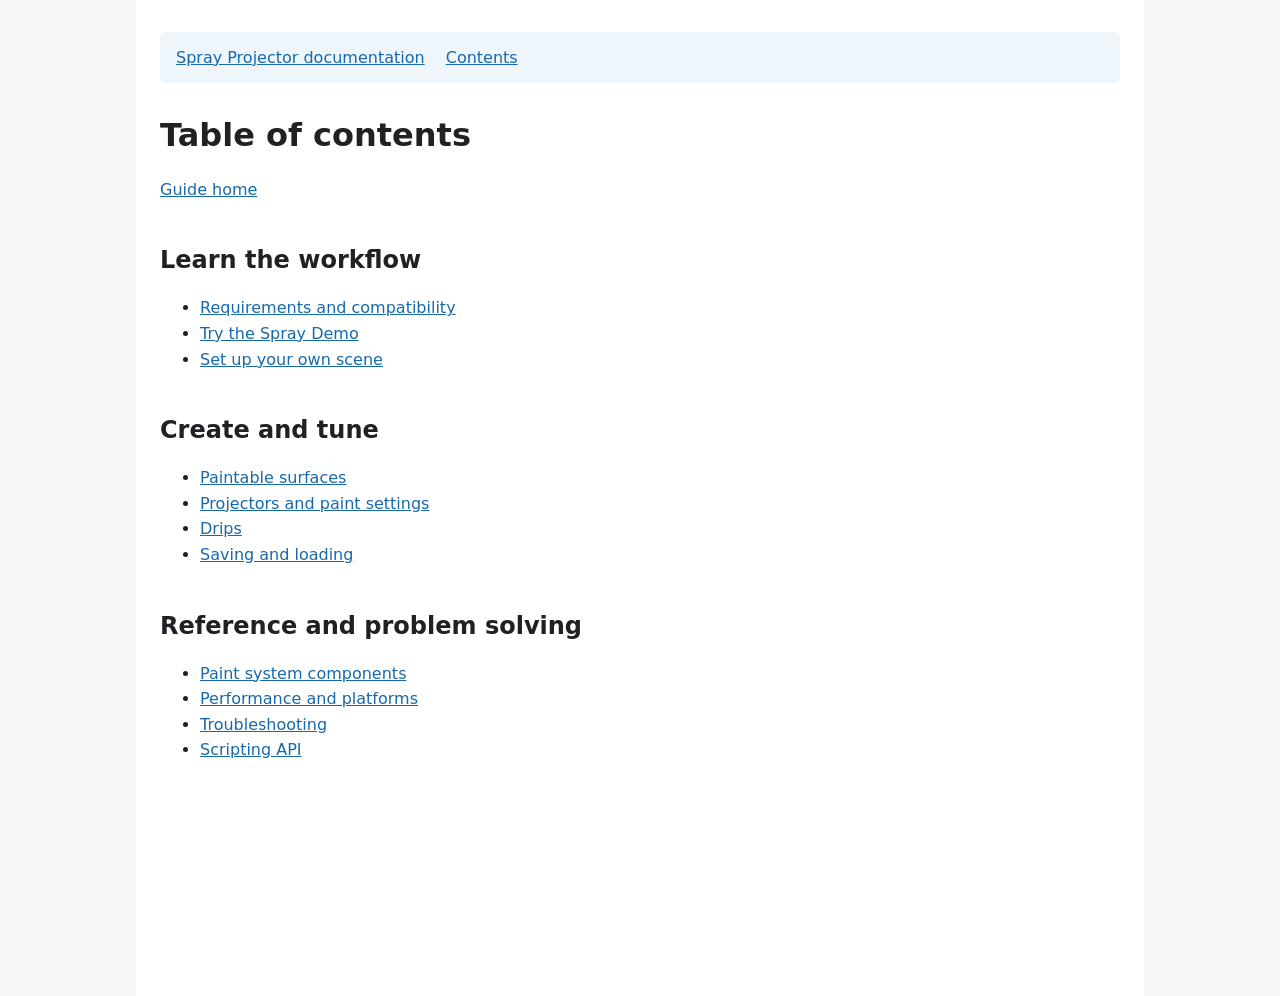
<file: TableOfContents.html>
<!doctype html>
<html lang="en">
<head><meta charset="utf-8"><meta name="viewport" content="width=device-width, initial-scale=1"><title>Table of contents - Spray Projector</title><link rel="stylesheet" href="documentation.css"></head><body><main><nav><a href="index.html">Spray Projector documentation</a> <a href="TableOfContents.html">Contents</a></nav><h1>Table of contents</h1>
<p><a href="index.html">Guide home</a></p>
<h2>Learn the workflow</h2>
<ul><li><a href="requirements-and-compatibility.html">Requirements and compatibility</a></li><li><a href="sample-exploration.html">Try the Spray Demo</a></li><li><a href="getting-started.html">Set up your own scene</a></li></ul>
<h2>Create and tune</h2>
<ul><li><a href="paintable-surfaces.html">Paintable surfaces</a></li><li><a href="projectors-and-paint-settings.html">Projectors and paint settings</a></li><li><a href="drips.html">Drips</a></li><li><a href="saving-and-loading.html">Saving and loading</a></li></ul>
<h2>Reference and problem solving</h2>
<ul><li><a href="paint-system-components.html">Paint system components</a></li><li><a href="performance-and-platforms.html">Performance and platforms</a></li><li><a href="troubleshooting.html">Troubleshooting</a></li><li><a href="scripting-api.html">Scripting API</a></li></ul></main></body></html>
</file>
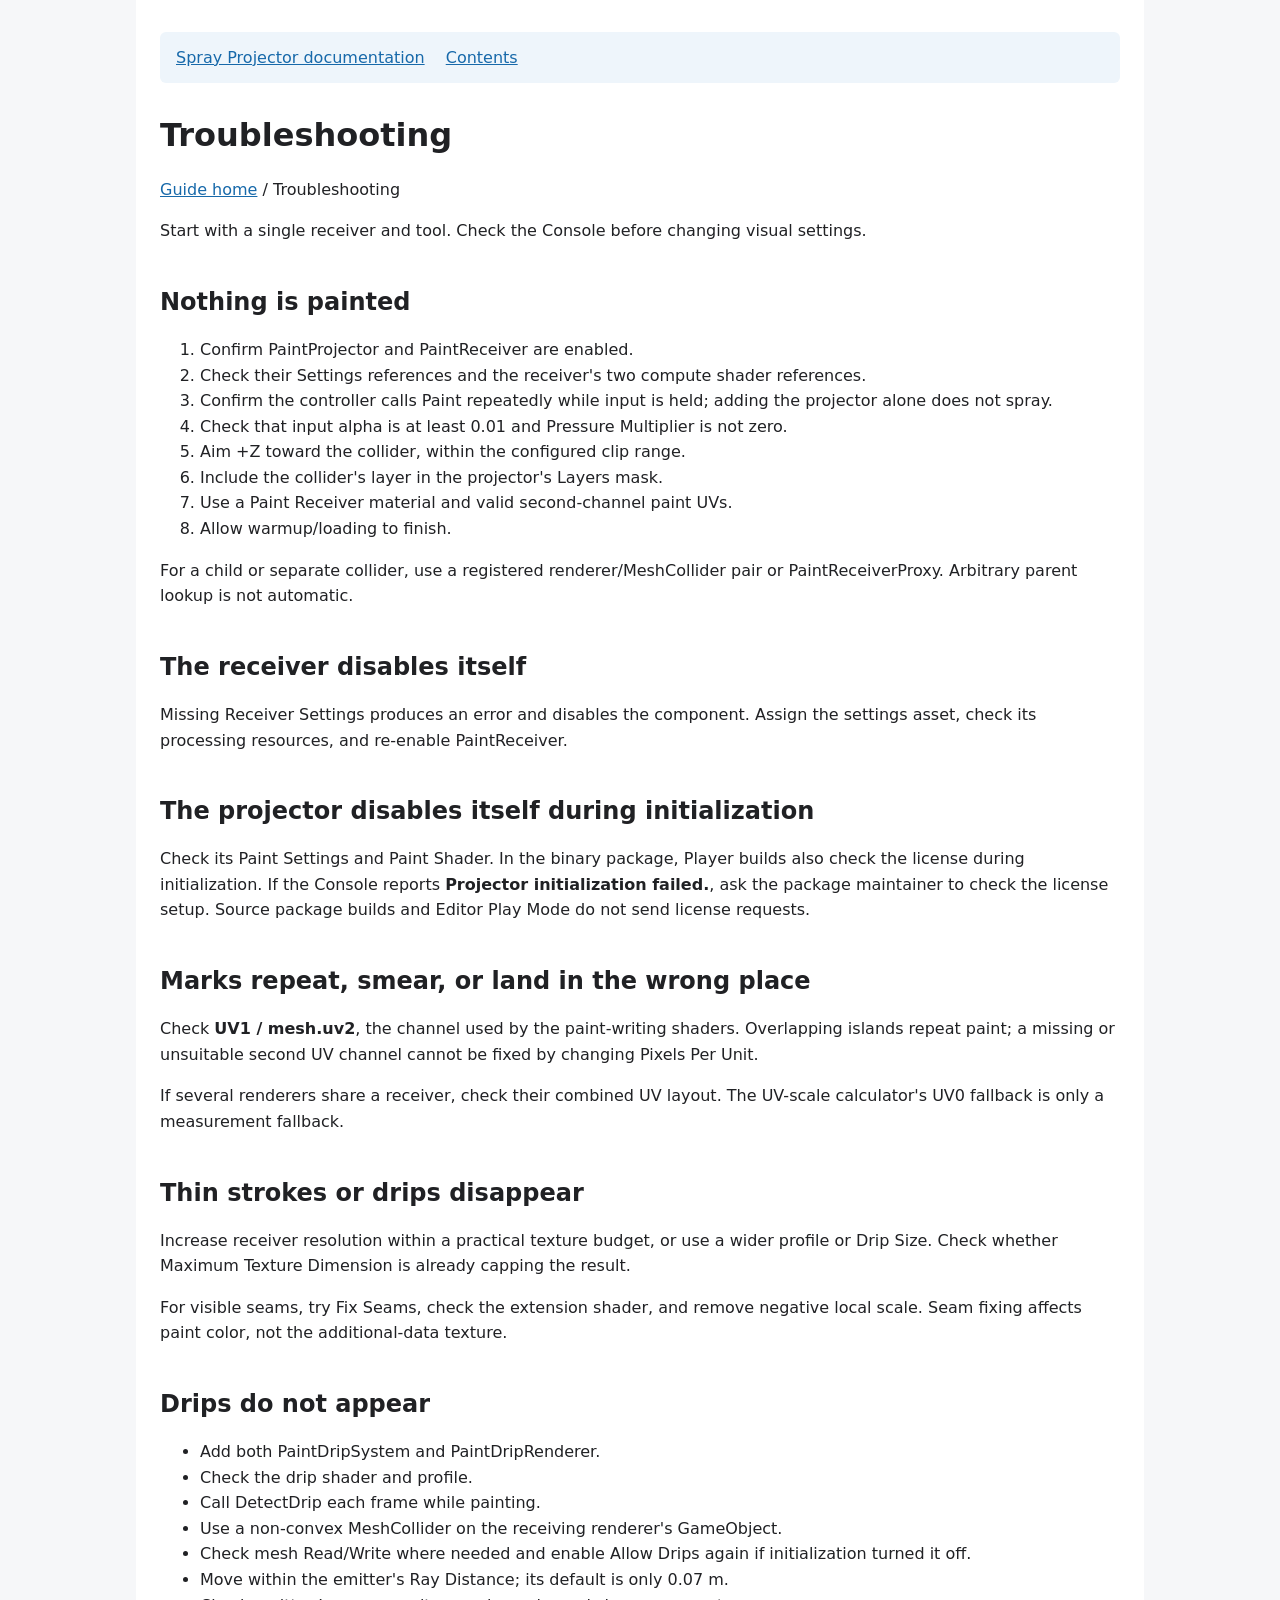
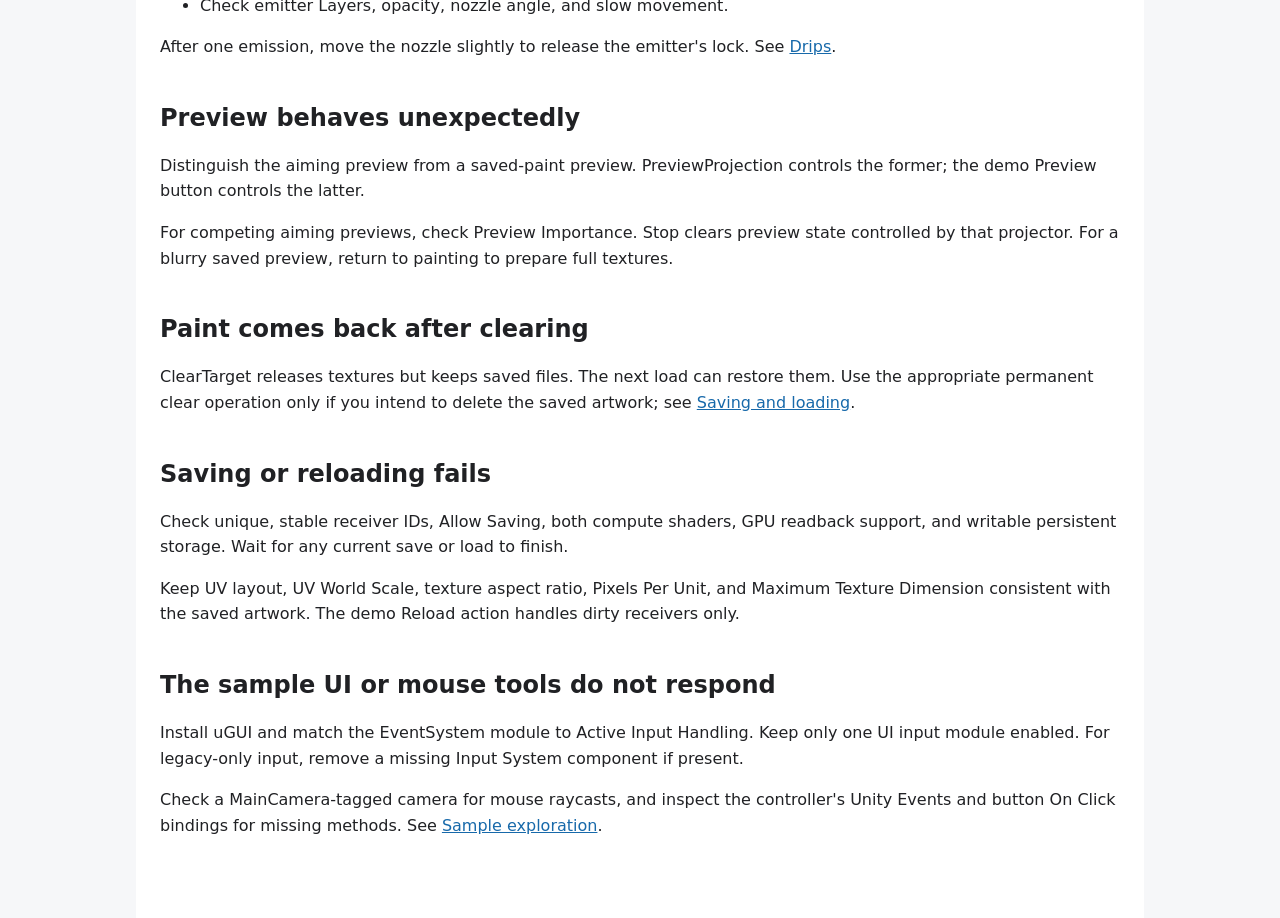
<file: troubleshooting.html>
<!doctype html>
<html lang="en">
<head><meta charset="utf-8"><meta name="viewport" content="width=device-width, initial-scale=1"><title>Troubleshooting - Spray Projector</title><link rel="stylesheet" href="documentation.css"></head><body><main><nav><a href="index.html">Spray Projector documentation</a> <a href="TableOfContents.html">Contents</a></nav><h1>Troubleshooting</h1>
<p><a href="index.html">Guide home</a> / Troubleshooting</p>
<p>Start with a single receiver and tool. Check the Console before changing visual settings.</p>
<h2>Nothing is painted</h2>
<ol><li>Confirm PaintProjector and PaintReceiver are enabled.</li><li>Check their Settings references and the receiver's two compute shader references.</li><li>Confirm the controller calls Paint repeatedly while input is held; adding the projector alone does not spray.</li><li>Check that input alpha is at least 0.01 and Pressure Multiplier is not zero.</li><li>Aim +Z toward the collider, within the configured clip range.</li><li>Include the collider's layer in the projector's Layers mask.</li><li>Use a Paint Receiver material and valid second-channel paint UVs.</li><li>Allow warmup/loading to finish.</li></ol>
<p>For a child or separate collider, use a registered renderer/MeshCollider pair or PaintReceiverProxy. Arbitrary parent lookup is not automatic.</p>
<h2>The receiver disables itself</h2>
<p>Missing Receiver Settings produces an error and disables the component. Assign the settings asset, check its processing resources, and re-enable PaintReceiver.</p>
<h2>The projector disables itself during initialization</h2>
<p>Check its Paint Settings and Paint Shader. In the binary package, Player builds also check the license during initialization. If the Console reports <strong>Projector initialization failed.</strong>, ask the package maintainer to check the license setup. Source package builds and Editor Play Mode do not send license requests.</p>
<h2>Marks repeat, smear, or land in the wrong place</h2>
<p>Check <strong>UV1 / mesh.uv2</strong>, the channel used by the paint-writing shaders. Overlapping islands repeat paint; a missing or unsuitable second UV channel cannot be fixed by changing Pixels Per Unit.</p>
<p>If several renderers share a receiver, check their combined UV layout. The UV-scale calculator's UV0 fallback is only a measurement fallback.</p>
<h2>Thin strokes or drips disappear</h2>
<p>Increase receiver resolution within a practical texture budget, or use a wider profile or Drip Size. Check whether Maximum Texture Dimension is already capping the result.</p>
<p>For visible seams, try Fix Seams, check the extension shader, and remove negative local scale. Seam fixing affects paint color, not the additional-data texture.</p>
<h2>Drips do not appear</h2>
<ul><li>Add both PaintDripSystem and PaintDripRenderer.</li><li>Check the drip shader and profile.</li><li>Call DetectDrip each frame while painting.</li><li>Use a non-convex MeshCollider on the receiving renderer's GameObject.</li><li>Check mesh Read/Write where needed and enable Allow Drips again if initialization turned it off.</li><li>Move within the emitter's Ray Distance; its default is only 0.07 m.</li><li>Check emitter Layers, opacity, nozzle angle, and slow movement.</li></ul>
<p>After one emission, move the nozzle slightly to release the emitter's lock. See <a href="drips.html">Drips</a>.</p>
<h2>Preview behaves unexpectedly</h2>
<p>Distinguish the aiming preview from a saved-paint preview. PreviewProjection controls the former; the demo Preview button controls the latter.</p>
<p>For competing aiming previews, check Preview Importance. Stop clears preview state controlled by that projector. For a blurry saved preview, return to painting to prepare full textures.</p>
<h2>Paint comes back after clearing</h2>
<p>ClearTarget releases textures but keeps saved files. The next load can restore them. Use the appropriate permanent clear operation only if you intend to delete the saved artwork; see <a href="saving-and-loading.html">Saving and loading</a>.</p>
<h2>Saving or reloading fails</h2>
<p>Check unique, stable receiver IDs, Allow Saving, both compute shaders, GPU readback support, and writable persistent storage. Wait for any current save or load to finish.</p>
<p>Keep UV layout, UV World Scale, texture aspect ratio, Pixels Per Unit, and Maximum Texture Dimension consistent with the saved artwork. The demo Reload action handles dirty receivers only.</p>
<h2>The sample UI or mouse tools do not respond</h2>
<p>Install uGUI and match the EventSystem module to Active Input Handling. Keep only one UI input module enabled. For legacy-only input, remove a missing Input System component if present.</p>
<p>Check a MainCamera-tagged camera for mouse raycasts, and inspect the controller's Unity Events and button On Click bindings for missing methods. See <a href="sample-exploration.html">Sample exploration</a>.</p></main></body></html>
</file>
<file: documentation.css>
:root { color-scheme: light; font-family: system-ui, -apple-system, "Segoe UI", sans-serif; }
body { margin: 0; color: #202124; background: #f6f7f9; line-height: 1.6; }
main { max-width: 960px; margin: 0 auto; padding: 2rem 1.5rem 4rem; background: #fff; min-height: 100vh; }
h1, h2, h3, h4, h5, h6 { line-height: 1.25; margin-top: 1.8em; } h1 { margin-top: 0; }
a { color: #1769aa; } code { padding: .12em .35em; background: #eef0f3; border-radius: 4px; }
pre { padding: 1rem; overflow-x: auto; background: #1f2430; color: #f8f8f2; border-radius: 6px; } pre code { padding: 0; background: transparent; }
table { width: 100%; border-collapse: collapse; margin: 1rem 0; } th, td { padding: .5rem .7rem; border: 1px solid #d9dce1; text-align: left; vertical-align: top; } th { background: #eef0f3; }
nav { padding: .8rem 1rem; margin-bottom: 2rem; background: #eef5fb; border-radius: 6px; } nav a { margin-right: 1rem; }
.documentation-metadata { margin: 1rem 0 2rem; padding: .65rem .8rem; color: #4b5563; background: #f3f4f6; border-left: 4px solid #1769aa; }
</file>
